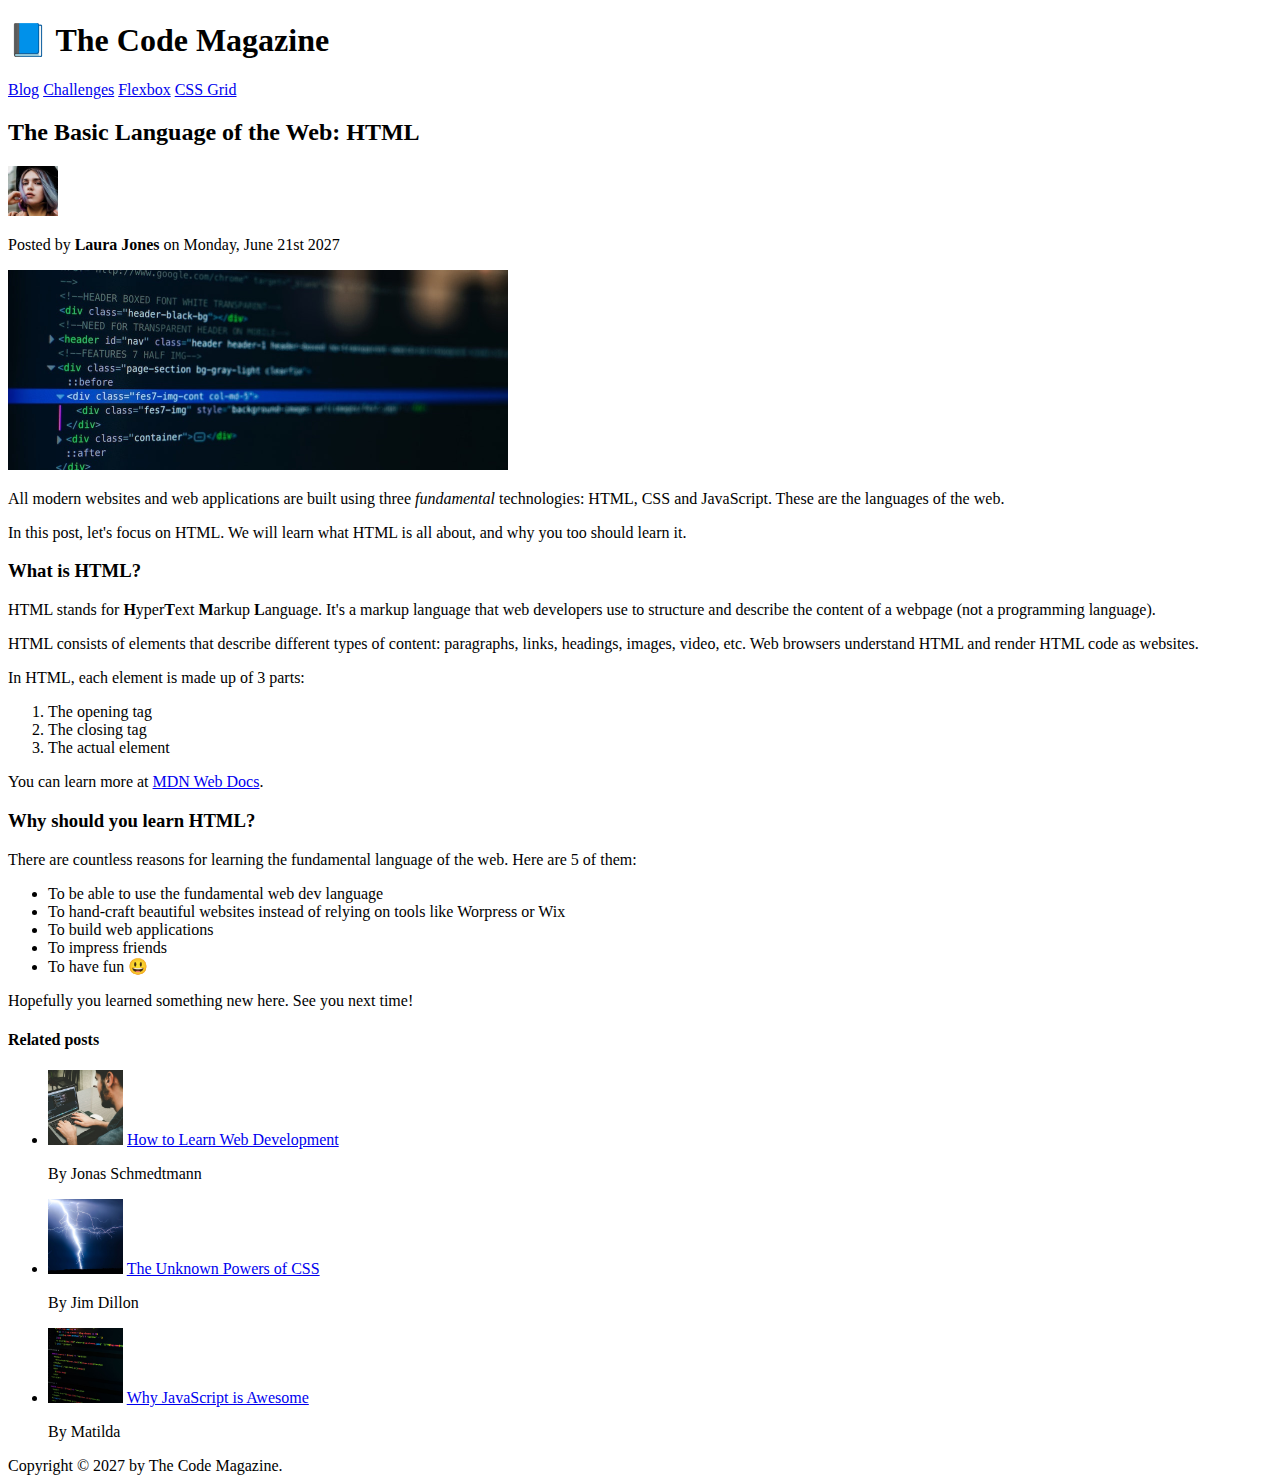
<file: html-css-course-master/html-css-course-master/final/02-HTML-Fundamentals/index.html>
<!DOCTYPE html>
<html lang="en">
  <head>
    <meta charset="UTF-8" />
    <title>The Basic Language of the Web: HTML</title>
  </head>

  <body>
    <!--
    <h1>The Basic Language of the Web: HTML</h1>
    <h2>The Basic Language of the Web: HTML</h2>
    <h3>The Basic Language of the Web: HTML</h3>
    <h4>The Basic Language of the Web: HTML</h4>
    <h5>The Basic Language of the Web: HTML</h5>
    <h6>The Basic Language of the Web: HTML</h6>
    -->

    <header>
      <h1>📘 The Code Magazine</h1>

      <nav>
        <a href="blog.html">Blog</a>
        <a href="#">Challenges</a>
        <a href="#">Flexbox</a>
        <a href="#">CSS Grid</a>
      </nav>
    </header>

    <article>
      <header>
        <h2>The Basic Language of the Web: HTML</h2>

        <img
          src="img/laura-jones.jpg"
          alt="Headshot of Laura Jones"
          height="50"
          width="50"
        />

        <p>Posted by <strong>Laura Jones</strong> on Monday, June 21st 2027</p>

        <img
          src="img/post-img.jpg"
          alt="HTML code on a screen"
          width="500"
          height="200"
        />
      </header>

      <p>
        All modern websites and web applications are built using three
        <em>fundamental</em>
        technologies: HTML, CSS and JavaScript. These are the languages of the
        web.
      </p>

      <p>
        In this post, let's focus on HTML. We will learn what HTML is all about,
        and why you too should learn it.
      </p>

      <h3>What is HTML?</h3>
      <p>
        HTML stands for <strong>H</strong>yper<strong>T</strong>ext
        <strong>M</strong>arkup <strong>L</strong>anguage. It's a markup
        language that web developers use to structure and describe the content
        of a webpage (not a programming language).
      </p>
      <p>
        HTML consists of elements that describe different types of content:
        paragraphs, links, headings, images, video, etc. Web browsers understand
        HTML and render HTML code as websites.
      </p>
      <p>In HTML, each element is made up of 3 parts:</p>

      <ol>
        <li>The opening tag</li>
        <li>The closing tag</li>
        <li>The actual element</li>
      </ol>

      <p>
        You can learn more at
        <a
          href="https://developer.mozilla.org/en-US/docs/Web/HTML"
          target="_blank"
          >MDN Web Docs</a
        >.
      </p>

      <h3>Why should you learn HTML?</h3>

      <p>
        There are countless reasons for learning the fundamental language of the
        web. Here are 5 of them:
      </p>

      <ul>
        <li>To be able to use the fundamental web dev language</li>
        <li>
          To hand-craft beautiful websites instead of relying on tools like
          Worpress or Wix
        </li>
        <li>To build web applications</li>
        <li>To impress friends</li>
        <li>To have fun 😃</li>
      </ul>

      <p>Hopefully you learned something new here. See you next time!</p>
    </article>

    <aside>
      <h4>Related posts</h4>

      <ul>
        <li>
          <img
            src="img/related-1.jpg"
            alt="Person programming"
            width="75"
            width="75"
          />
          <a href="#">How to Learn Web Development</a>
          <p>By Jonas Schmedtmann</p>
        </li>
        <li>
          <img src="img/related-2.jpg" alt="Lightning" width="75" heigth="75" />
          <a href="#">The Unknown Powers of CSS</a>
          <p>By Jim Dillon</p>
        </li>
        <li>
          <img
            src="img/related-3.jpg"
            alt="JavaScript code on a screen"
            width="75"
            height="75"
          />
          <a href="#">Why JavaScript is Awesome</a>
          <p>By Matilda</p>
        </li>
      </ul>
    </aside>

    <footer>Copyright &copy; 2027 by The Code Magazine.</footer>
  </body>
</html>
</file>
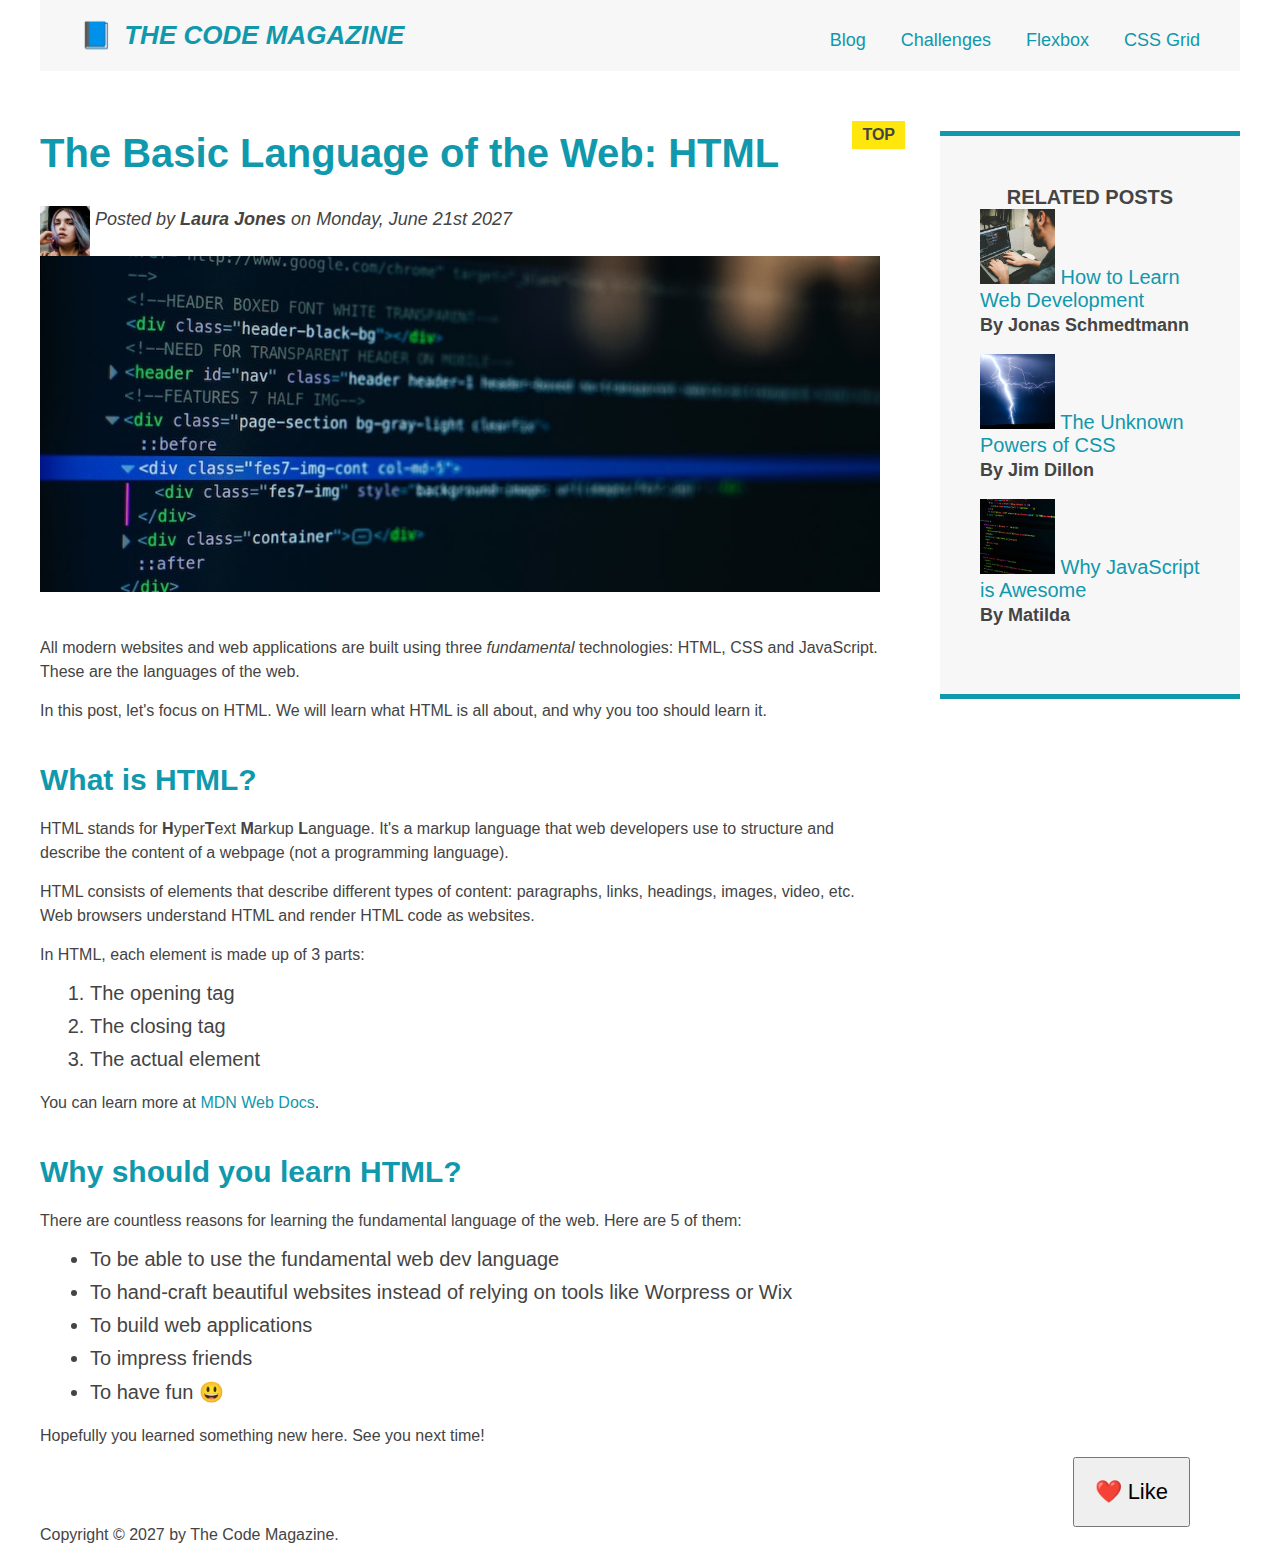
<file: html-css-course-master/html-css-course-master/final/03-CSS-Fundamentals/index.html>
<!DOCTYPE html>
<html lang="en">
  <head>
    <meta charset="UTF-8" />
    <link href="style.css" rel="stylesheet" />

    <title>The Basic Language of the Web: HTML</title>
  </head>

  <body>
    <!--
    <h1>The Basic Language of the Web: HTML</h1>
    <h2>The Basic Language of the Web: HTML</h2>
    <h3>The Basic Language of the Web: HTML</h3>
    <h4>The Basic Language of the Web: HTML</h4>
    <h5>The Basic Language of the Web: HTML</h5>
    <h6>The Basic Language of the Web: HTML</h6>
    -->

    <div class="container">
      <header class="main-header clearfix">
        <h1 class="header--h1">📘 The Code Magazine</h1>

        <nav class="header--nav">
          <!-- <strong>This is the navigation</strong> -->
          <a href="blog.html">Blog</a>
          <a href="Challenge3.html">Challenges</a>
          <a href="#">Flexbox</a>
          <a href="#">CSS Grid</a>
        </nav>
      </header>

      <article class="clearfix">
        <header class="post-header">
          <h2>The Basic Language of the Web: HTML</h2>

          <img
            class="img--author"
            src="img/laura-jones.jpg"
            alt="Headshot of Laura Jones"
            height="50"
            width="50"
          />

          <p class="author">
            Posted by <strong>Laura Jones</strong> on Monday, June 21st 2027
          </p>

          <img
            src="img/post-img.jpg"
            alt="HTML code on a screen"
            width="500"
            height="200"
            class="post-img"
          />
        </header>

        <p>
          All modern websites and web applications are built using three
          <em>fundamental</em>
          technologies: HTML, CSS and JavaScript. These are the languages of the
          web.
        </p>

        <p>
          In this post, let's focus on HTML. We will learn what HTML is all
          about, and why you too should learn it.
        </p>

        <h3>What is HTML?</h3>
        <p>
          HTML stands for <strong>H</strong>yper<strong>T</strong>ext
          <strong>M</strong>arkup <strong>L</strong>anguage. It's a markup
          language that web developers use to structure and describe the content
          of a webpage (not a programming language).
        </p>
        <p>
          HTML consists of elements that describe different types of content:
          paragraphs, links, headings, images, video, etc. Web browsers
          understand HTML and render HTML code as websites.
        </p>
        <p>In HTML, each element is made up of 3 parts:</p>

        <ol>
          <li class="first-li">The opening tag</li>
          <li>The closing tag</li>
          <li>The actual element</li>
        </ol>

        <p>
          You can learn more at
          <a
            href="https://developer.mozilla.org/en-US/docs/Web/HTML"
            target="_blank"
            >MDN Web Docs</a
          >.
        </p>

        <h3>Why should you learn HTML?</h3>

        <p>
          There are countless reasons for learning the fundamental language of
          the web. Here are 5 of them:
        </p>

        <ul>
          <li class="first-li">
            To be able to use the fundamental web dev language
          </li>
          <li>
            To hand-craft beautiful websites instead of relying on tools like
            Worpress or Wix
          </li>
          <li>To build web applications</li>
          <li>To impress friends</li>
          <li>To have fun 😃</li>
        </ul>

        <p>Hopefully you learned something new here. See you next time!</p>
      </article>

      <aside class="clearfix">
        <h4>Related posts</h4>

        <ul class="related">
          <li>
            <img
              src="img/related-1.jpg"
              alt="Person programming"
              width="75"
              height="75"
            />
            <a href="#">How to Learn Web Development</a>
            <p class="related-author">By Jonas Schmedtmann</p>
          </li>
          <li>
            <img
              src="img/related-2.jpg"
              alt="Lightning"
              width="75"
              height="75"
            />
            <a href="#">The Unknown Powers of CSS</a>
            <p class="related-author">By Jim Dillon</p>
          </li>
          <li>
            <img
              src="img/related-3.jpg"
              alt="JavaScript code on a screen"
              width="75"
              height="75"
            />
            <a href="#">Why JavaScript is Awesome</a>
            <p class="related-author">By Matilda</p>
          </li>
        </ul>
      </aside>
      <footer>
        <p id="copyright" class="copyright text">
          Copyright &copy; 2027 by The Code Magazine.
        </p>
      </footer>
      <button>❤️ Like</button>
    </div>
  </body>
</html>
</file>
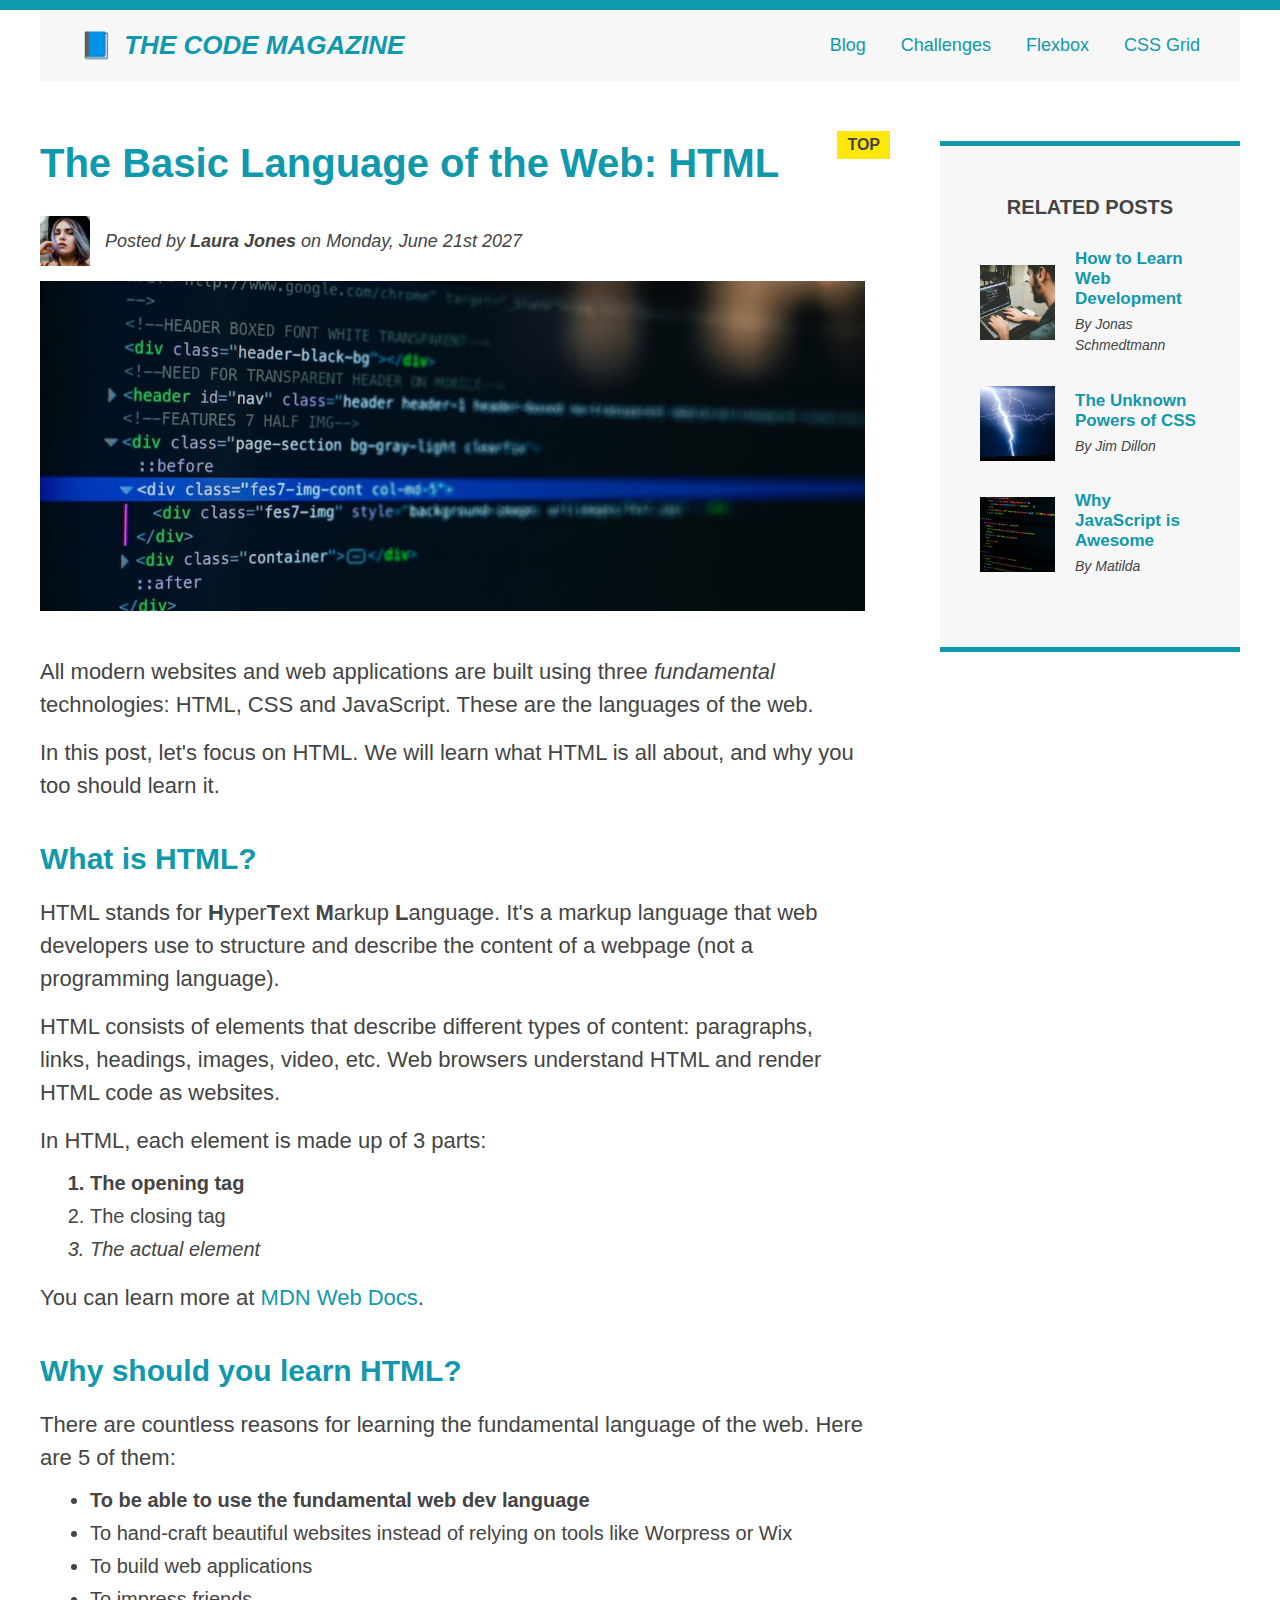
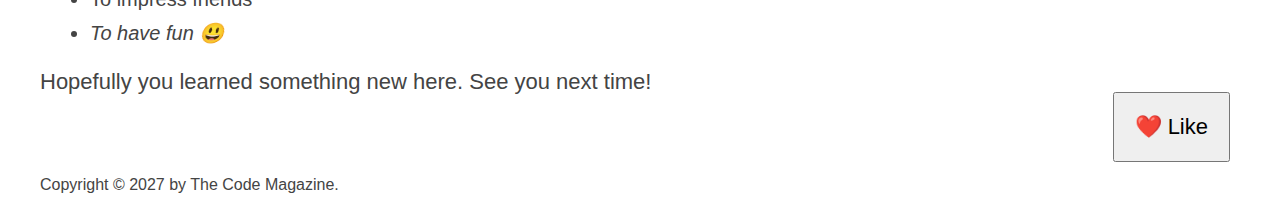
<file: html-css-course-master/html-css-course-master/final/04-CSS-Layouts/index.html>
<!DOCTYPE html>
<html lang="en">
  <head>
    <meta charset="UTF-8" />
    <link href="style.css" rel="stylesheet" />

    <title>The Basic Language of the Web: HTML</title>
  </head>

  <body>
    <!--
    <h1>The Basic Language of the Web: HTML</h1>
    <h2>The Basic Language of the Web: HTML</h2>
    <h3>The Basic Language of the Web: HTML</h3>
    <h4>The Basic Language of the Web: HTML</h4>
    <h5>The Basic Language of the Web: HTML</h5>
    <h6>The Basic Language of the Web: HTML</h6>
    -->

    <div class="container">
      <header class="main-header clearfix">
        <h1>📘 The Code Magazine</h1>

        <nav>
          <!-- <strong>This is the navigation</strong> -->
          <a href="blog.html">Blog</a>
          <a href="">Challenges</a>
          <a href="flexbox.html">Flexbox</a>
          <a href="css-grid.html">CSS Grid</a>
        </nav>

        <!-- <div class="clear"></div> -->
      </header>

      <!-- ONLY NECESSARY FOR FLEXBOX -->
      <!-- <div class="row"> -->
      <article>
        <header class="post-header">
          <h2>The Basic Language of the Web: HTML</h2>

          <div class="author-box">
            <img
              src="img/laura-jones.jpg"
              alt="Headshot of Laura Jones"
              height="50"
              width="50"
              class="author-img"
            />

            <p id="author" class="author">
              Posted by <strong>Laura Jones</strong> on Monday, June 21st 2027
            </p>
          </div>

          <img
            src="img/post-img.jpg"
            alt="HTML code on a screen"
            width="500"
            height="200"
            class="post-img"
          />
          <button>❤️ Like</button>
        </header>

        <p>
          All modern websites and web applications are built using three
          <em>fundamental</em>
          technologies: HTML, CSS and JavaScript. These are the languages of the
          web.
        </p>

        <p>
          In this post, let's focus on HTML. We will learn what HTML is all
          about, and why you too should learn it.
        </p>

        <h3>What is HTML?</h3>
        <p>
          HTML stands for <strong>H</strong>yper<strong>T</strong>ext
          <strong>M</strong>arkup <strong>L</strong>anguage. It's a markup
          language that web developers use to structure and describe the content
          of a webpage (not a programming language).
        </p>
        <p>
          HTML consists of elements that describe different types of content:
          paragraphs, links, headings, images, video, etc. Web browsers
          understand HTML and render HTML code as websites.
        </p>
        <p>In HTML, each element is made up of 3 parts:</p>

        <ol>
          <li class="first-li">The opening tag</li>
          <li>The closing tag</li>
          <li>The actual element</li>
        </ol>

        <p>
          You can learn more at
          <a
            href="https://developer.mozilla.org/en-US/docs/Web/HTML"
            target="_blank"
            >MDN Web Docs</a
          >.
        </p>

        <h3>Why should you learn HTML?</h3>

        <p>
          There are countless reasons for learning the fundamental language of
          the web. Here are 5 of them:
        </p>

        <ul>
          <li class="first-li">
            To be able to use the fundamental web dev language
          </li>
          <li>
            To hand-craft beautiful websites instead of relying on tools like
            Worpress or Wix
          </li>
          <li>To build web applications</li>
          <li>To impress friends</li>
          <li>To have fun 😃</li>
        </ul>

        <p>Hopefully you learned something new here. See you next time!</p>
      </article>

      <aside>
        <h4>Related posts</h4>

        <ul class="related">
          <li class="related-post">
            <img
              src="img/related-1.jpg"
              alt="Person programming"
              width="75"
              height="75"
            />
            <div>
              <a href="#" class="related-link">How to Learn Web Development</a>
              <p class="related-author">By Jonas Schmedtmann</p>
            </div>
          </li>
          <li class="related-post">
            <img
              src="img/related-2.jpg"
              alt="Lightning"
              width="75"
              height="75"
            />
            <div>
              <a href="#" class="related-link">The Unknown Powers of CSS</a>
              <p class="related-author">By Jim Dillon</p>
            </div>
          </li>
          <li class="related-post">
            <img
              src="img/related-3.jpg"
              alt="JavaScript code on a screen"
              width="75"
              height="75"
            />
            <div>
              <a href="#" class="related-link">Why JavaScript is Awesome</a>
              <p class="related-author">By Matilda</p>
            </div>
          </li>
        </ul>
      </aside>
      <!-- </div> -->

      <footer>
        <p id="copyright" class="copyright text">
          Copyright &copy; 2027 by The Code Magazine.
        </p>
      </footer>
    </div>
  </body>
</html>
</file>
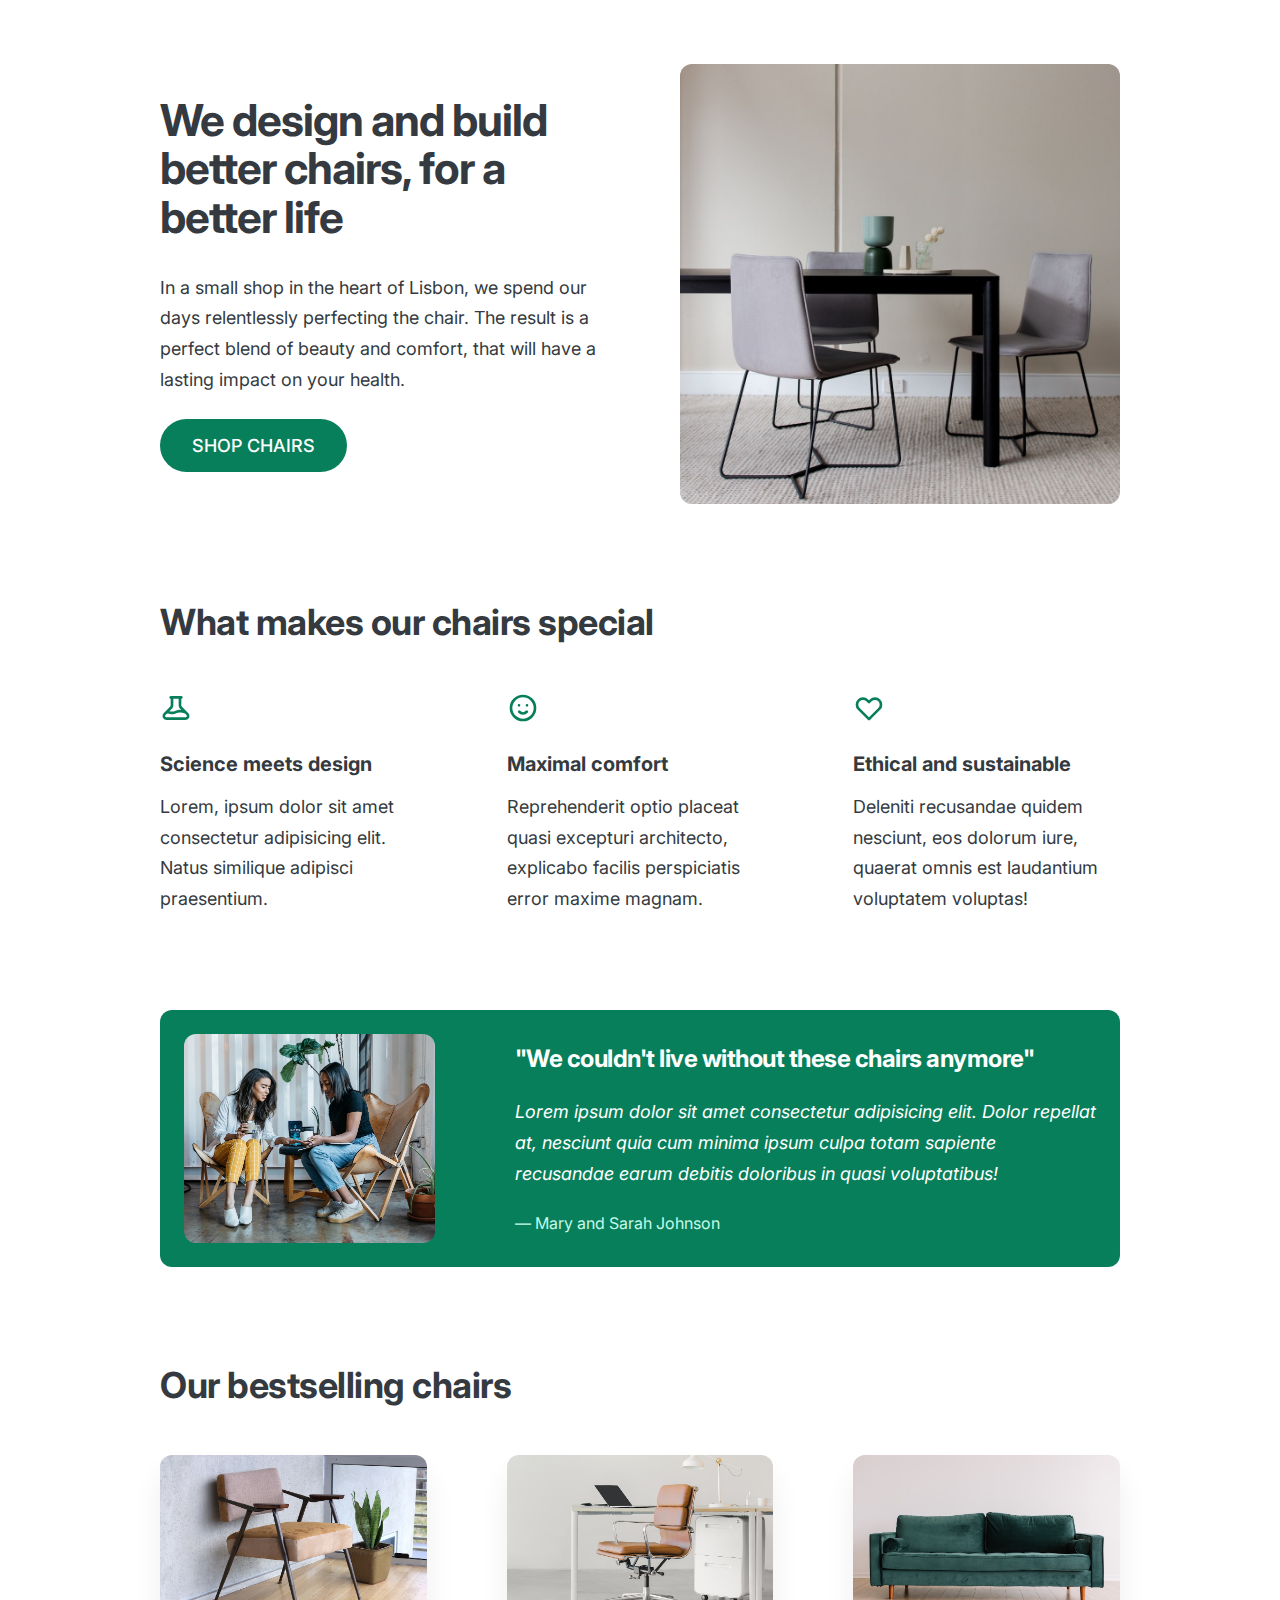
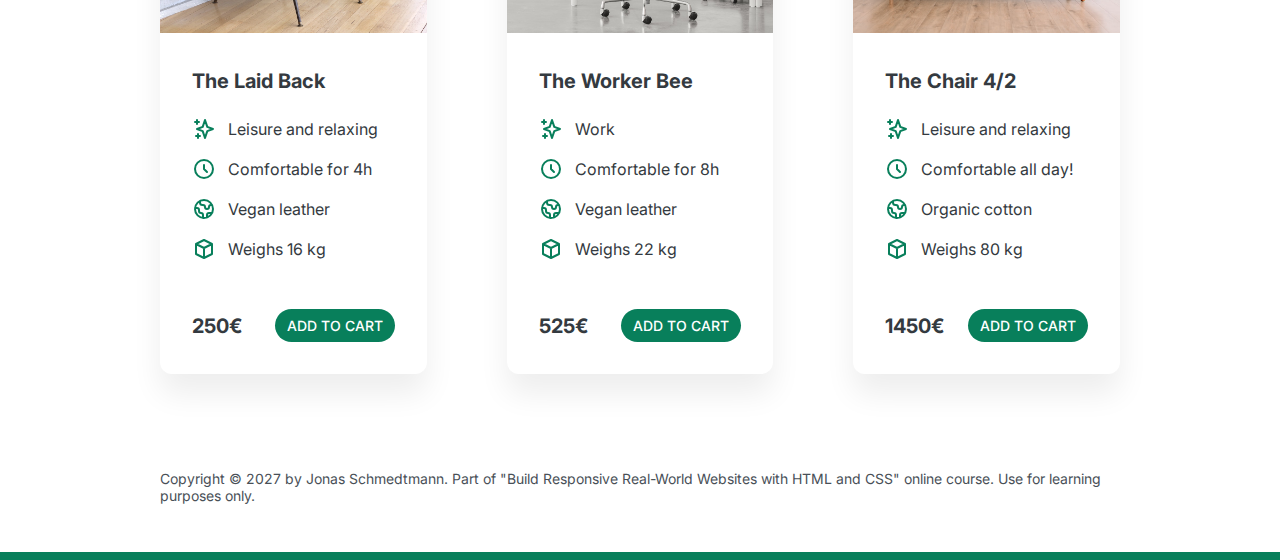
<file: html-css-course-master/html-css-course-master/final/05-Design/index.html>
<!DOCTYPE html>
<html lang="en">
  <head>
    <meta charset="UTF-8" />
    <meta http-equiv="X-UA-Compatible" content="IE=edge" />
    <meta name="viewport" content="width=device-width, initial-scale=1.0" />

    <link rel="preconnect" href="https://fonts.gstatic.com" />
    <link
      href="https://fonts.googleapis.com/css2?family=Inter:wght@400;500;700&display=swap"
      rel="stylesheet"
    />

    <link rel="stylesheet" href="style.css" />
    <title>Lisbon Chair Shop</title>
  </head>
  <body>
    <div class="container">
      <header>
        <div class="header-text-box">
          <h1>We design and build better chairs, for a better life</h1>
          <p class="header-text">
            In a small shop in the heart of Lisbon, we spend our days
            relentlessly perfecting the chair. The result is a perfect blend of
            beauty and comfort, that will have a lasting impact on your health.
          </p>
          <a class="btn btn--big" href="#">Shop chairs</a>
        </div>
        <img src="hero.jpg" alt="Photo" />
      </header>

      <section>
        <h2>What makes our chairs special</h2>
        <div class="grid-3-cols">
          <div>
            <svg
              xmlns="http://www.w3.org/2000/svg"
              class="features-icon"
              fill="none"
              viewBox="0 0 24 24"
              stroke="currentColor"
            >
              <path
                stroke-linecap="round"
                stroke-linejoin="round"
                stroke-width="2"
                d="M19.428 15.428a2 2 0 00-1.022-.547l-2.387-.477a6 6 0 00-3.86.517l-.318.158a6 6 0 01-3.86.517L6.05 15.21a2 2 0 00-1.806.547M8 4h8l-1 1v5.172a2 2 0 00.586 1.414l5 5c1.26 1.26.367 3.414-1.415 3.414H4.828c-1.782 0-2.674-2.154-1.414-3.414l5-5A2 2 0 009 10.172V5L8 4z"
              />
            </svg>
            <p class="features-title"><strong>Science meets design</strong></p>
            <p class="features-text">
              Lorem, ipsum dolor sit amet consectetur adipisicing elit. Natus
              similique adipisci praesentium.
            </p>
          </div>

          <div>
            <svg
              xmlns="http://www.w3.org/2000/svg"
              class="features-icon"
              fill="none"
              viewBox="0 0 24 24"
              stroke="currentColor"
            >
              <path
                stroke-linecap="round"
                stroke-linejoin="round"
                stroke-width="2"
                d="M14.828 14.828a4 4 0 01-5.656 0M9 10h.01M15 10h.01M21 12a9 9 0 11-18 0 9 9 0 0118 0z"
              />
            </svg>
            <p class="features-title">
              <strong>Maximal comfort</strong>
            </p>
            <p class="features-text">
              Reprehenderit optio placeat quasi excepturi architecto, explicabo
              facilis perspiciatis error maxime magnam.
            </p>
          </div>

          <div>
            <svg
              xmlns="http://www.w3.org/2000/svg"
              class="features-icon"
              fill="none"
              viewBox="0 0 24 24"
              stroke="currentColor"
            >
              <path
                stroke-linecap="round"
                stroke-linejoin="round"
                stroke-width="2"
                d="M4.318 6.318a4.5 4.5 0 000 6.364L12 20.364l7.682-7.682a4.5 4.5 0 00-6.364-6.364L12 7.636l-1.318-1.318a4.5 4.5 0 00-6.364 0z"
              />
            </svg>
            <p class="features-title">
              <strong>Ethical and sustainable</strong>
            </p>
            <p class="features-text">
              Deleniti recusandae quidem nesciunt, eos dolorum iure, quaerat
              omnis est laudantium voluptatem voluptas!
            </p>
          </div>
        </div>
      </section>

      <section class="testimonial-section">
        <div class="grid-3-cols">
          <img src="customers.jpg" alt="People sitting on chairs" />
          <div class="testimonial-box">
            <h2>"We couldn't live without these chairs anymore"</h2>
            <blockquote class="testimonial-text">
              Lorem ipsum dolor sit amet consectetur adipisicing elit. Dolor
              repellat at, nesciunt quia cum minima ipsum culpa totam sapiente
              recusandae earum debitis doloribus in quasi voluptatibus!
            </blockquote>
            <p class="testimonial-author">&mdash; Mary and Sarah Johnson</p>
          </div>
        </div>
      </section>

      <section>
        <h2>Our bestselling chairs</h2>
        <div class="grid-3-cols">
          <figure class="chair">
            <img src="chair-1.jpg" alt="Chair" />
            <div class="chair-box">
              <h3>The Laid Back</h3>
              <ul class="chair-details">
                <li>
                  <svg
                    xmlns="http://www.w3.org/2000/svg"
                    class="chair-icon"
                    fill="none"
                    viewBox="0 0 24 24"
                    stroke="currentColor"
                  >
                    <path
                      stroke-linecap="round"
                      stroke-linejoin="round"
                      stroke-width="2"
                      d="M5 3v4M3 5h4M6 17v4m-2-2h4m5-16l2.286 6.857L21 12l-5.714 2.143L13 21l-2.286-6.857L5 12l5.714-2.143L13 3z"
                    />
                  </svg>
                  <!-- Span is a generic INLINE text element, it doesn't have any meaning. It's like a div element, but inline -->
                  <span>Leisure and relaxing</span>
                </li>
                <li>
                  <svg
                    xmlns="http://www.w3.org/2000/svg"
                    class="chair-icon"
                    fill="none"
                    viewBox="0 0 24 24"
                    stroke="currentColor"
                  >
                    <path
                      stroke-linecap="round"
                      stroke-linejoin="round"
                      stroke-width="2"
                      d="M12 8v4l3 3m6-3a9 9 0 11-18 0 9 9 0 0118 0z"
                    />
                  </svg>
                  <span>Comfortable for 4h</span>
                </li>
                <li>
                  <svg
                    xmlns="http://www.w3.org/2000/svg"
                    class="chair-icon"
                    fill="none"
                    viewBox="0 0 24 24"
                    stroke="currentColor"
                  >
                    <path
                      stroke-linecap="round"
                      stroke-linejoin="round"
                      stroke-width="2"
                      d="M3.055 11H5a2 2 0 012 2v1a2 2 0 002 2 2 2 0 012 2v2.945M8 3.935V5.5A2.5 2.5 0 0010.5 8h.5a2 2 0 012 2 2 2 0 104 0 2 2 0 012-2h1.064M15 20.488V18a2 2 0 012-2h3.064M21 12a9 9 0 11-18 0 9 9 0 0118 0z"
                    />
                  </svg>
                  <span>Vegan leather</span>
                </li>
                <li>
                  <svg
                    xmlns="http://www.w3.org/2000/svg"
                    class="chair-icon"
                    fill="none"
                    viewBox="0 0 24 24"
                    stroke="currentColor"
                  >
                    <path
                      stroke-linecap="round"
                      stroke-linejoin="round"
                      stroke-width="2"
                      d="M20 7l-8-4-8 4m16 0l-8 4m8-4v10l-8 4m0-10L4 7m8 4v10M4 7v10l8 4"
                    />
                  </svg>
                  <span>Weighs 16 kg</span>
                </li>
              </ul>
              <div class="chair-price">
                <strong>250€</strong>
                <a href="#" class="btn btn--small">Add to cart</a>
              </div>
            </div>
          </figure>

          <figure class="chair">
            <img src="chair-2.jpg" alt="Chair" />
            <div class="chair-box">
              <h3>The Worker Bee</h3>
              <ul class="chair-details">
                <li>
                  <svg
                    xmlns="http://www.w3.org/2000/svg"
                    class="chair-icon"
                    fill="none"
                    viewBox="0 0 24 24"
                    stroke="currentColor"
                  >
                    <path
                      stroke-linecap="round"
                      stroke-linejoin="round"
                      stroke-width="2"
                      d="M5 3v4M3 5h4M6 17v4m-2-2h4m5-16l2.286 6.857L21 12l-5.714 2.143L13 21l-2.286-6.857L5 12l5.714-2.143L13 3z"
                    />
                  </svg>
                  <span>Work</span>
                </li>
                <li>
                  <svg
                    xmlns="http://www.w3.org/2000/svg"
                    class="chair-icon"
                    fill="none"
                    viewBox="0 0 24 24"
                    stroke="currentColor"
                  >
                    <path
                      stroke-linecap="round"
                      stroke-linejoin="round"
                      stroke-width="2"
                      d="M12 8v4l3 3m6-3a9 9 0 11-18 0 9 9 0 0118 0z"
                    />
                  </svg>
                  <span>Comfortable for 8h</span>
                </li>
                <li>
                  <svg
                    xmlns="http://www.w3.org/2000/svg"
                    class="chair-icon"
                    fill="none"
                    viewBox="0 0 24 24"
                    stroke="currentColor"
                  >
                    <path
                      stroke-linecap="round"
                      stroke-linejoin="round"
                      stroke-width="2"
                      d="M3.055 11H5a2 2 0 012 2v1a2 2 0 002 2 2 2 0 012 2v2.945M8 3.935V5.5A2.5 2.5 0 0010.5 8h.5a2 2 0 012 2 2 2 0 104 0 2 2 0 012-2h1.064M15 20.488V18a2 2 0 012-2h3.064M21 12a9 9 0 11-18 0 9 9 0 0118 0z"
                    />
                  </svg>
                  <span>Vegan leather</span>
                </li>
                <li>
                  <svg
                    xmlns="http://www.w3.org/2000/svg"
                    class="chair-icon"
                    fill="none"
                    viewBox="0 0 24 24"
                    stroke="currentColor"
                  >
                    <path
                      stroke-linecap="round"
                      stroke-linejoin="round"
                      stroke-width="2"
                      d="M20 7l-8-4-8 4m16 0l-8 4m8-4v10l-8 4m0-10L4 7m8 4v10M4 7v10l8 4"
                    />
                  </svg>
                  <span>Weighs 22 kg</span>
                </li>
              </ul>
              <div class="chair-price">
                <strong>525€</strong>
                <a href="#" class="btn btn--small">Add to cart</a>
              </div>
            </div>
          </figure>

          <figure class="chair">
            <img src="chair-3.jpg" alt="Chair" />
            <div class="chair-box">
              <h3>The Chair 4/2</h3>
              <ul class="chair-details">
                <li>
                  <svg
                    xmlns="http://www.w3.org/2000/svg"
                    class="chair-icon"
                    fill="none"
                    viewBox="0 0 24 24"
                    stroke="currentColor"
                  >
                    <path
                      stroke-linecap="round"
                      stroke-linejoin="round"
                      stroke-width="2"
                      d="M5 3v4M3 5h4M6 17v4m-2-2h4m5-16l2.286 6.857L21 12l-5.714 2.143L13 21l-2.286-6.857L5 12l5.714-2.143L13 3z"
                    />
                  </svg>
                  <span>Leisure and relaxing</span>
                </li>
                <li>
                  <svg
                    xmlns="http://www.w3.org/2000/svg"
                    class="chair-icon"
                    fill="none"
                    viewBox="0 0 24 24"
                    stroke="currentColor"
                  >
                    <path
                      stroke-linecap="round"
                      stroke-linejoin="round"
                      stroke-width="2"
                      d="M12 8v4l3 3m6-3a9 9 0 11-18 0 9 9 0 0118 0z"
                    />
                  </svg>
                  <span>Comfortable all day!</span>
                </li>
                <li>
                  <svg
                    xmlns="http://www.w3.org/2000/svg"
                    class="chair-icon"
                    fill="none"
                    viewBox="0 0 24 24"
                    stroke="currentColor"
                  >
                    <path
                      stroke-linecap="round"
                      stroke-linejoin="round"
                      stroke-width="2"
                      d="M3.055 11H5a2 2 0 012 2v1a2 2 0 002 2 2 2 0 012 2v2.945M8 3.935V5.5A2.5 2.5 0 0010.5 8h.5a2 2 0 012 2 2 2 0 104 0 2 2 0 012-2h1.064M15 20.488V18a2 2 0 012-2h3.064M21 12a9 9 0 11-18 0 9 9 0 0118 0z"
                    />
                  </svg>
                  <span>Organic cotton</span>
                </li>
                <li>
                  <svg
                    xmlns="http://www.w3.org/2000/svg"
                    class="chair-icon"
                    fill="none"
                    viewBox="0 0 24 24"
                    stroke="currentColor"
                  >
                    <path
                      stroke-linecap="round"
                      stroke-linejoin="round"
                      stroke-width="2"
                      d="M20 7l-8-4-8 4m16 0l-8 4m8-4v10l-8 4m0-10L4 7m8 4v10M4 7v10l8 4"
                    />
                  </svg>
                  <span>Weighs 80 kg</span>
                </li>
              </ul>
              <div class="chair-price">
                <strong>1450€</strong>
                <a href="#" class="btn btn--small">Add to cart</a>
              </div>
            </div>
          </figure>
        </div>
      </section>

      <footer>
        Copyright &copy; 2027 by Jonas Schmedtmann. Part of "Build Responsive
        Real-World Websites with HTML and CSS" online course. Use for learning
        purposes only.
      </footer>
    </div>
  </body>
</html>
</file>
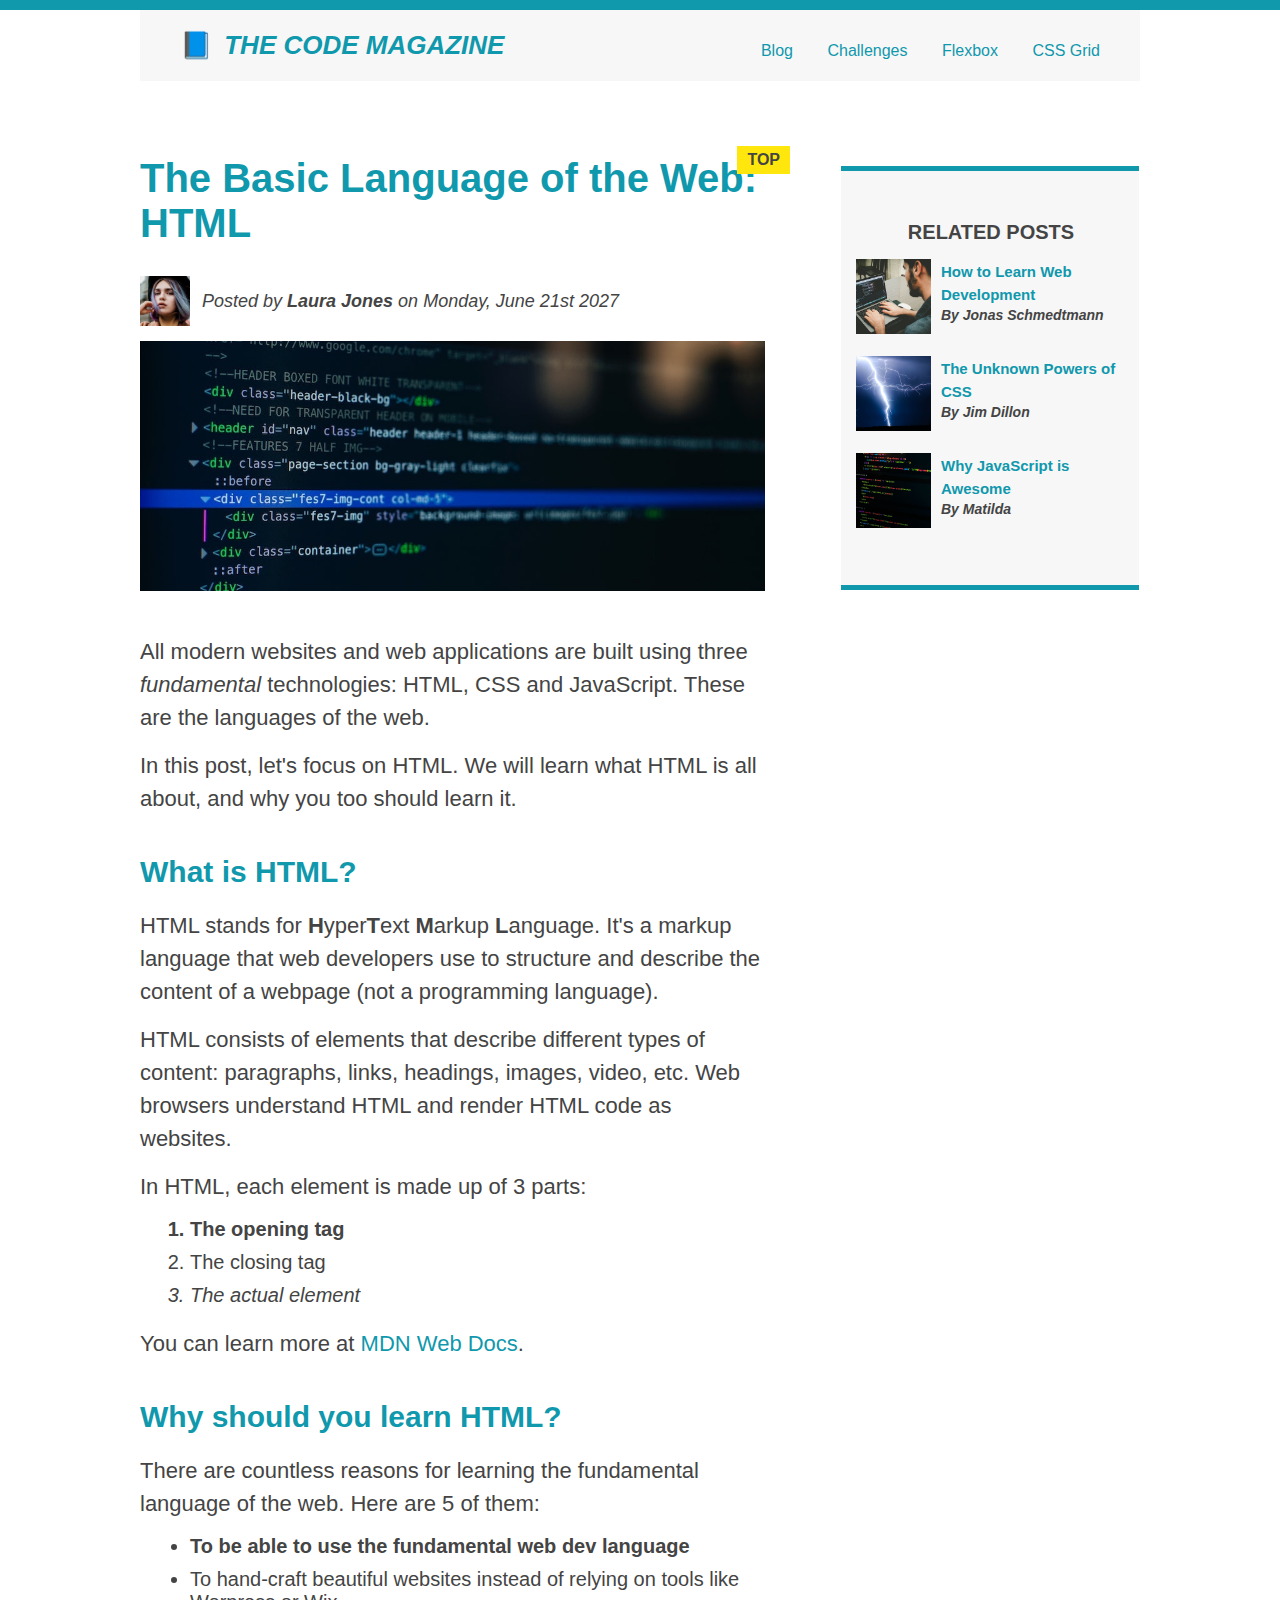
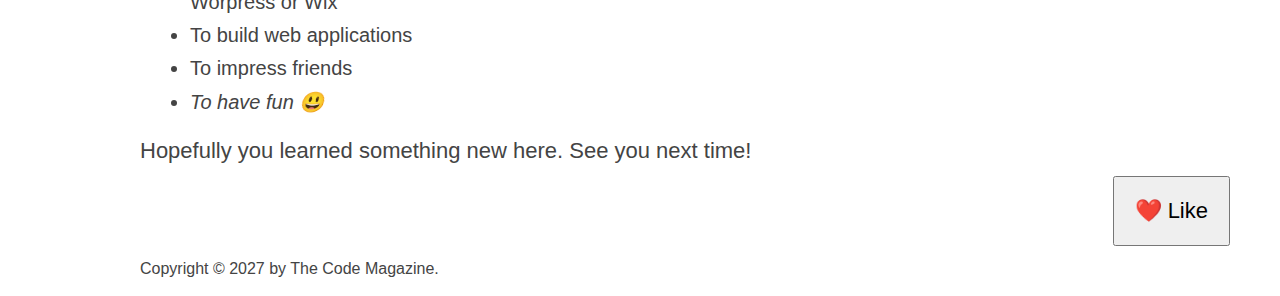
<file: html-css-course-master/html-css-course-master/starter/04-CSS-Layouts/index.html>
<!DOCTYPE html>
<html lang="en">
  <head>
    <meta charset="UTF-8" />
    <link href="style.css" rel="stylesheet" />

    <title>The Basic Language of the Web: HTML</title>
  </head>

  <body>
    <!--
    <h1>The Basic Language of the Web: HTML</h1>
    <h2>The Basic Language of the Web: HTML</h2>
    <h3>The Basic Language of the Web: HTML</h3>
    <h4>The Basic Language of the Web: HTML</h4>
    <h5>The Basic Language of the Web: HTML</h5>
    <h6>The Basic Language of the Web: HTML</h6>
    -->

    <div class="container">
      <header class="main-header">
        <h1>📘 The Code Magazine</h1>

        <nav>
          <!-- <strong>This is the navigation</strong> -->
          <a href="blog.html">Blog</a>
          <a href="#">Challenges</a>
          <a href="#">Flexbox</a>
          <a href="#">CSS Grid</a>
        </nav>
      </header>

      <article class="article">
        <div>
          <header class="post-header">
            <h2>The Basic Language of the Web: HTML</h2>
            <div class="author">
              <img
                src="img/laura-jones.jpg"
                alt="Headshot of Laura Jones"
                height="50"
                width="50"
              />

              <p id="author">
                Posted by <strong>Laura Jones</strong> on Monday, June 21st 2027
              </p>
            </div>
            <img
              src="img/post-img.jpg"
              alt="HTML code on a screen"
              width="500"
              height="200"
              class="post-img"
            />
            <button>❤️ Like</button>
          </header>

          <p>
            All modern websites and web applications are built using three
            <em>fundamental</em>
            technologies: HTML, CSS and JavaScript. These are the languages of
            the web.
          </p>

          <p>
            In this post, let's focus on HTML. We will learn what HTML is all
            about, and why you too should learn it.
          </p>

          <h3>What is HTML?</h3>
          <p>
            HTML stands for <strong>H</strong>yper<strong>T</strong>ext
            <strong>M</strong>arkup <strong>L</strong>anguage. It's a markup
            language that web developers use to structure and describe the
            content of a webpage (not a programming language).
          </p>
          <p>
            HTML consists of elements that describe different types of content:
            paragraphs, links, headings, images, video, etc. Web browsers
            understand HTML and render HTML code as websites.
          </p>
          <p>In HTML, each element is made up of 3 parts:</p>

          <ol>
            <li class="first-li">The opening tag</li>
            <li>The closing tag</li>
            <li>The actual element</li>
          </ol>

          <p>
            You can learn more at
            <a
              href="https://developer.mozilla.org/en-US/docs/Web/HTML"
              target="_blank"
              >MDN Web Docs</a
            >.
          </p>

          <h3>Why should you learn HTML?</h3>

          <p>
            There are countless reasons for learning the fundamental language of
            the web. Here are 5 of them:
          </p>

          <ul>
            <li class="first-li">
              To be able to use the fundamental web dev language
            </li>
            <li>
              To hand-craft beautiful websites instead of relying on tools like
              Worpress or Wix
            </li>
            <li>To build web applications</li>
            <li>To impress friends</li>
            <li>To have fun 😃</li>
          </ul>

          <p>Hopefully you learned something new here. See you next time!</p>
        </div>
      </article>
      <aside class="related">
        <div class="related-content">
          <h4>Related posts</h4>

          <ul class="related-list">
            <li class="related-li">
              <img
                class="related-img"
                src="img/related-1.jpg"
                alt="Person programming"
                width="75"
                height="75"
              />
              <div class="related-link">
                <a href="#" class="related-anc">How to Learn Web Development</a>
                <p class="related-author">By Jonas Schmedtmann</p>
              </div>
            </li>
            <li class="related-li">
              <img
                class="related-img"
                src="img/related-2.jpg"
                alt="Lightning"
                width="75"
                height="75"
              />
              <div class="related-link">
                <a href="#" class="related-anc">The Unknown Powers of CSS</a>
                <p class="related-author">By Jim Dillon</p>
              </div>
            </li>
            <li class="related-li">
              <img
                class="related-img"
                src="img/related-3.jpg"
                alt="JavaScript code on a screen"
                width="75"
                height="75"
              />
              <div class="related-link">
                <a href="#" class="related-anc">Why JavaScript is Awesome</a>
                <p class="related-author">By Matilda</p>
              </div>
            </li>
          </ul>
        </div>
      </aside>
      <footer>
        <p id="copyright" class="copyright text">
          Copyright &copy; 2027 by The Code Magazine.
        </p>
      </footer>
    </div>
  </body>
</html>
</file>
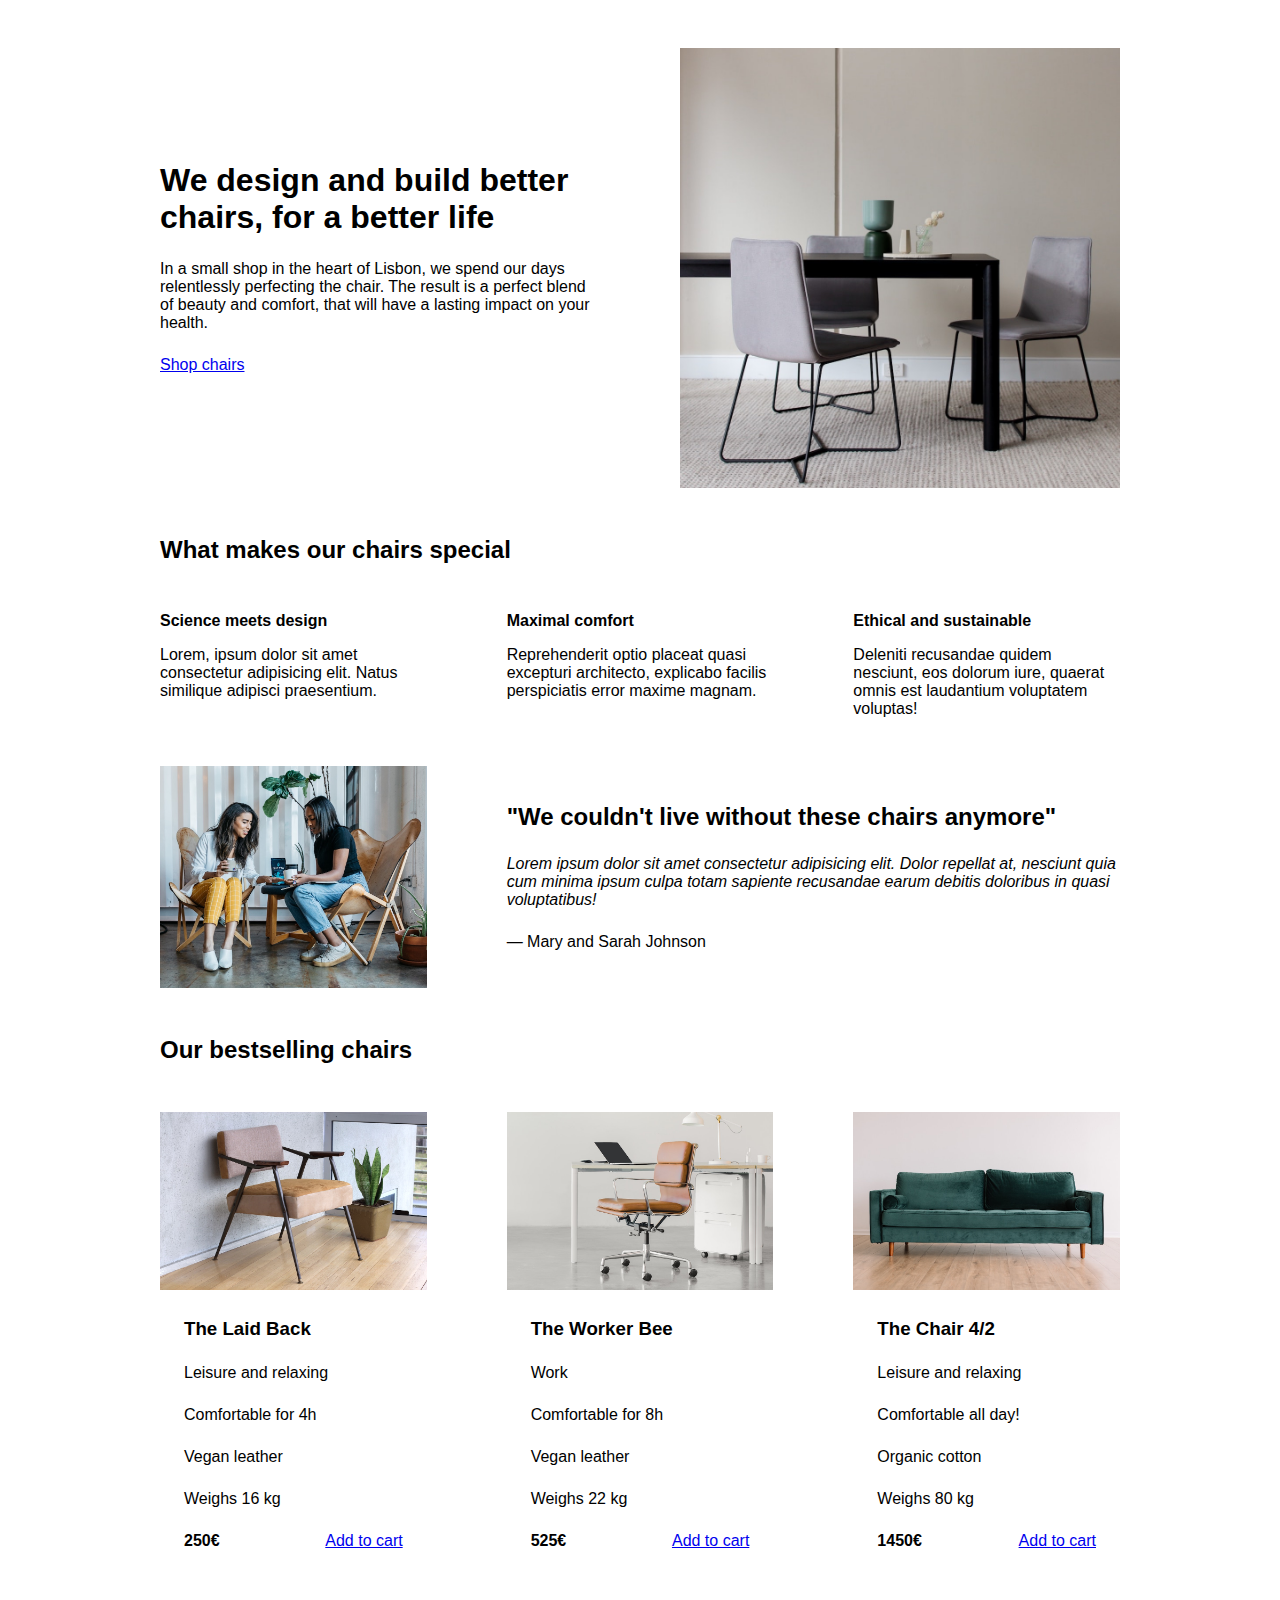
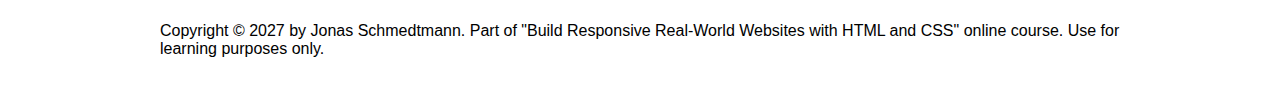
<file: html-css-course-master/html-css-course-master/starter/05-Design/index.html>
<!DOCTYPE html>
<html lang="en">
  <head>
    <meta charset="UTF-8" />
    <meta http-equiv="X-UA-Compatible" content="IE=edge" />
    <meta name="viewport" content="width=device-width, initial-scale=1.0" />

    <link rel="stylesheet" href="style.css" />
    <title>Lisbon Chair Shop</title>
  </head>
  <body>
    <div class="container">
      <header>
        <div class="header-text-box">
          <h1>We design and build better chairs, for a better life</h1>
          <p class="header-text">
            In a small shop in the heart of Lisbon, we spend our days
            relentlessly perfecting the chair. The result is a perfect blend of
            beauty and comfort, that will have a lasting impact on your health.
          </p>
          <a class="btn btn--big" href="#">Shop chairs</a>
        </div>
        <img src="hero.jpg" alt="Photo" />
      </header>

      <section>
        <h2>What makes our chairs special</h2>
        <div class="grid-3-cols">
          <div>
            <p class="features-title"><strong>Science meets design</strong></p>
            <p class="features-text">
              Lorem, ipsum dolor sit amet consectetur adipisicing elit. Natus
              similique adipisci praesentium.
            </p>
          </div>

          <div>
            <p class="features-title">
              <strong>Maximal comfort</strong>
            </p>
            <p class="features-text">
              Reprehenderit optio placeat quasi excepturi architecto, explicabo
              facilis perspiciatis error maxime magnam.
            </p>
          </div>

          <div>
            <p class="features-title">
              <strong>Ethical and sustainable</strong>
            </p>
            <p class="features-text">
              Deleniti recusandae quidem nesciunt, eos dolorum iure, quaerat
              omnis est laudantium voluptatem voluptas!
            </p>
          </div>
        </div>
      </section>

      <section class="testimonial-section">
        <div class="grid-3-cols">
          <img src="customers.jpg" alt="People sitting on chairs" />
          <div class="testimonial-box">
            <h2>"We couldn't live without these chairs anymore"</h2>
            <blockquote class="testimonial-text">
              Lorem ipsum dolor sit amet consectetur adipisicing elit. Dolor
              repellat at, nesciunt quia cum minima ipsum culpa totam sapiente
              recusandae earum debitis doloribus in quasi voluptatibus!
            </blockquote>
            <p class="testimonial-author">&mdash; Mary and Sarah Johnson</p>
          </div>
        </div>
      </section>

      <section>
        <h2>Our bestselling chairs</h2>
        <div class="grid-3-cols">
          <figure class="chair">
            <img src="chair-1.jpg" alt="Chair" />
            <div class="chair-box">
              <h3>The Laid Back</h3>
              <ul class="chair-details">
                <li>
                  <!-- Span is a generic INLINE text element, it doesn't have any meaning. It's like a div element, but inline -->
                  <span>Leisure and relaxing</span>
                </li>
                <li>
                  <span>Comfortable for 4h</span>
                </li>
                <li>
                  <span>Vegan leather</span>
                </li>
                <li>
                  <span>Weighs 16 kg</span>
                </li>
              </ul>
              <div class="chair-price">
                <strong>250€</strong>
                <a href="#" class="btn btn--small">Add to cart</a>
              </div>
            </div>
          </figure>

          <figure class="chair">
            <img src="chair-2.jpg" alt="Chair" />
            <div class="chair-box">
              <h3>The Worker Bee</h3>
              <ul class="chair-details">
                <li>
                  <span>Work</span>
                </li>
                <li>
                  <span>Comfortable for 8h</span>
                </li>
                <li>
                  <span>Vegan leather</span>
                </li>
                <li>
                  <span>Weighs 22 kg</span>
                </li>
              </ul>
              <div class="chair-price">
                <strong>525€</strong>
                <a href="#" class="btn btn--small">Add to cart</a>
              </div>
            </div>
          </figure>

          <figure class="chair">
            <img src="chair-3.jpg" alt="Chair" />
            <div class="chair-box">
              <h3>The Chair 4/2</h3>
              <ul class="chair-details">
                <li>
                  <span>Leisure and relaxing</span>
                </li>
                <li>
                  <span>Comfortable all day!</span>
                </li>
                <li>
                  <span>Organic cotton</span>
                </li>
                <li>
                  <span>Weighs 80 kg</span>
                </li>
              </ul>
              <div class="chair-price">
                <strong>1450€</strong>
                <a href="#" class="btn btn--small">Add to cart</a>
              </div>
            </div>
          </figure>
        </div>
      </section>

      <footer>
        Copyright &copy; 2027 by Jonas Schmedtmann. Part of "Build Responsive
        Real-World Websites with HTML and CSS" online course. Use for learning
        purposes only.
      </footer>
    </div>
  </body>
</html>
</file>
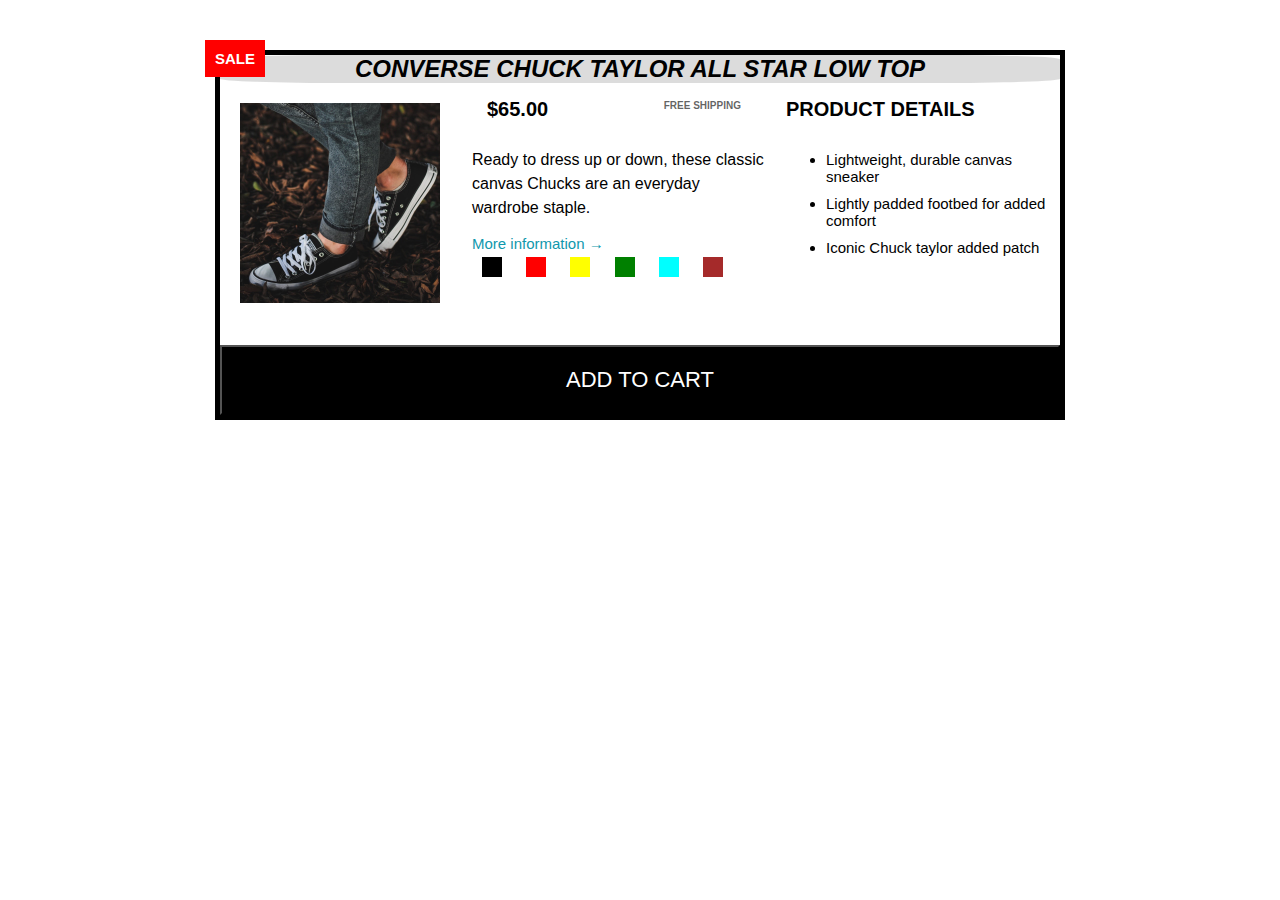
<file: html-css-course-master/html-css-course-master/final/03-CSS-Fundamentals/Challenge3.html>
<!DOCTYPE html>
<html>
  <head>
    <link rel="stylesheet" href="style.css" />
    <meta charset="UTF-8" />
  </head>

  <body>
    <div class="challenge--container">
      <h1 class="challenge--title">converse chuck taylor all star low top</h1>
      <header class="challenge--header">
        <img class="challenge--image" src="./img/challenges.jpg" alt="" />
      </header>
      <article>
        <div class="container--price clearfix">
          <div class="pricing">
            <h4 class="price">$65.00</h4>
            <p class="shipping">FREE SHIPPING</p>
          </div>
          <div></div>
          <p class="challenge--article clearfix">
            Ready to dress up or down, these classic canvas Chucks are an
            everyday wardrobe staple.
          </p>
          <a class="challenge--anchor" href="#">More information &rarr;</a>

          <div>
            <div class="square--1"></div>
            <div class="square--2"></div>
            <div class="square--3"></div>
            <div class="square--4"></div>
            <div class="square--5"></div>
            <div class="square--6"></div>
          </div>
        </div>
        <div class="details clearfix">
          <h4>PRODUCT DETAILS</h4>
          <ul>
            <li>Lightweight, durable canvas sneaker</li>
            <li>Lightly padded footbed for added comfort</li>
            <li>Iconic Chuck taylor added patch</li>
          </ul>
        </div>
      </article>
      <button class="challenge--btn">add to cart</button>
    </div>
  </body>
</html>
</file>
<file: html-css-course-master/html-css-course-master/final/03-CSS-Fundamentals/style.css>
* {
  /* border-top: 10px solid #1098ad; */
  margin: 0;
  padding: 0;
  box-sizing: border-box;
}

/* PAGE SECTIONS */
body {
  color: #444;
  font-family: sans-serif;

  /* border-top: 10px solid #1098ad; */
  position: relative;
}

.container {
  width: 1200px;
  /* margin-left: auto;
  margin-right: auto; */
  margin: 0 auto;
  position: relative;
}

.main-header {
  background-color: #f7f7f7;
  /* padding: 20px;
  padding-left: 40px;
  padding-right: 40px; */
  padding: 20px 40px;
  margin-bottom: 60px;
  /* height: 80px; */
}

nav {
  font-size: 18px;
  /* text-align: center; */
}

article {
  margin-bottom: 60px;
  width: 70%;
  float: left;
}

.post-header {
  margin-bottom: 40px;
  /* position: relative; */
}

aside {
  display: block;
  background-color: #f7f7f7;
  border-top: 5px solid #1098ad;
  border-bottom: 5px solid #1098ad;
  /* padding-top: 50px;
  padding-bottom: 50px; */
  padding: 50px 0;
  width: 25%;
  float: right;
}

/* SMALLER ELEMENTS */
h1,
h2,
h3 {
  color: #1098ad;
}

h1 {
  font-size: 26px;
  text-transform: uppercase;
  font-style: italic;
}

h2 {
  font-size: 40px;
  margin-bottom: 30px;
}

h3 {
  font-size: 30px;
  margin-bottom: 20px;
  margin-top: 40px;
}

h4 {
  font-size: 20px;
  text-transform: uppercase;
  text-align: center;
}

p {
  font-size: 22px;
  line-height: 1.5;
  margin-bottom: 15px;
}

ul,
ol {
  margin-left: 50px;
  margin-bottom: 20px;
}

li {
  font-size: 20px;
  margin-bottom: 10px;
  /* display: inline; */
}

li:last-child {
  margin-bottom: 0;
}

/* footer p {
  font-size: 16px;
} */

/* article header p {
  font-style: italic;
} */

.author {
  font-style: italic;
  font-size: 18px;
}

#copyright {
  font-size: 16px;
}

.related-author {
  font-size: 18px;
  font-weight: bold;
}

/* ul {
  list-style: none;
} */

.related {
  padding: 0 40px;
  list-style: none;
  margin: 0;
}

/* body {
  /* background-color: orangered; */

/* .first-li {
  font-weight: bold;
} */

/* li:first-child {
  font-weight: bold;
} */

/* li:last-child {
  font-style: italic;
} */

/* li:nth-child(even) {
  /* color: red; 
} */

/* Misconception: this won't work! */
article p:first-child {
  color: red;
}

/* Styling links */
a:link {
  color: #1098ad;
  text-decoration: none;
}

a:visited {
  /* color: #777; */
  color: #1098ad;
}

a:hover {
  color: orangered;
  font-weight: bold;
  text-decoration: underline orangered;
}

a:active {
  background-color: black;
  font-style: italic;
}
/* LVHA */

.post-img {
  width: 100%;
  height: auto;
}

nav a:link {
  /* background-color: orangered;
  margin: 20px;
  padding: 20px;

  display: block; */

  margin-right: 30px;
  margin-top: 10px;
  display: inline-block;
}

nav a:link:last-child {
  margin-right: 0;
}

button {
  font-size: 22px;
  padding: 20px;
  cursor: pointer;

  position: absolute;
  /* top: 50px;
  left: 50px; */
  bottom: 20px;
  right: 50px;
  display: block;
  clear: both;
}

h1::first-letter {
  font-style: normal;
  margin-right: 5px;
}

/* h3 + p::first-line {
  /* color: red; 
} */

h2 {
  /* background-color: orange; */
  position: relative;
}

h2::before {
  content: "TOP";
  background-color: #ffe70e;
  color: #444;
  font-size: 16px;
  font-weight: bold;
  display: inline-block;
  padding: 5px 10px;
  position: absolute;
  top: -10px;
  right: -25px;
}

/* Resolving conflicts */
/* #copyright {
  color: red;
}

.copyright {
  color: blue;
}

.text {
  color: yellow;
}


footer p {
  color: green !important;
} */

/* nav a:link,
nav p {
  font-size: 18px;
} */

footer {
  clear: both;
}

.challenge--container {
  margin-left: auto;
  margin-right: auto;
  margin-top: 50px;
  padding-left: auto;
  padding-right: auto;
  border: black solid 5px;
  color: black;
  font-size: 15px;
  position: relative;
  width: 850px;
}

p {
  font-size: 16px;
}

.challenge--title {
  color: black;
  text-align: center;
  font-size: x-large;
  background-color: #6e6b6b3d;
  border-radius: 15%;
}

.challenge--title::first-letter {
  margin-right: 0px;
  font-style: italic;
}
.challenge--image {
  height: 200px;
  margin: 20px;
  display: block;
  float: left;
}
.challenge--container::before {
  content: "SALE";
  position: absolute;
  font-weight: bold;
  top: -15px;
  background-color: red;
  color: white;
  font-family: sans-serif;
  padding: 10px;
  left: -15px;
}

.challenge--container h4 {
  text-align: left;
  margin-left: 10px;
}

.pricing:first-child {
  color: #1d1d1db4;

  font-size: 10px;
  font-weight: bold;
  margin-left: 5px;
  font-family: sans-serif;
}
.challenge--article:first-child {
  color: #000000;
  font-style: normal;
  text-transform: none;
  font-size: 20px;
}

.challenge--article {
  padding-top: 50px;
}
.challenge--anchor:visited {
  color: #000000;
  display: block;
}
.challenge--anchor:hover {
  text-decoration: underline yellow;
}

.challenge--btn {
  width: 100%;
  position: relative;
  bottom: 0;
  right: 0;
  text-transform: uppercase;
  background-color: #000000;
  color: white;
}

.challenge--btn:hover {
  background-color: white;
  color: #000000;
}

.square--1,
.square--2,
.square--3,
.square--4,
.square--5,
.square--6 {
  padding: 10px;
  margin: 5px 10px;
  display: inline-block;
}

.square--1 {
  background-color: #000000;
}
.square--2 {
  background-color: red;
}
.square--3 {
  background-color: yellow;
}
.square--4 {
  background-color: green;
}
.square--5 {
  background-color: aqua;
}
.square--6 {
  background-color: brown;
}

.clearfix::after {
  display: block;
  clear: both;
  content: "";
}

.header--h1 {
  float: left;
}

.header--nav {
  float: right;
  margin-left: 20px;
}
.img--author {
  float: left;
}
.author {
  float: left;
  padding-left: 5px;
}

.container--price {
  float: left;
  width: 50%;
}
.challenge--header {
  float: left;
  width: 30%;
}

.pricing {
  padding-top: 15px;
  clear: both;
}

.price {
  color: #000000;
  float: left;
  display: block;
}

.shipping {
  display: block;
  float: right;
  font-size: 10px;
  padding-right: 25px;
}
.details {
  padding-left: 10px;
  width: 50%;
  float: left;
  padding-top: 15px;
}

.details h4 {
  padding-bottom: 30px;
}
.details li {
  font-size: 15px;
}
</file>
<file: html-css-course-master/html-css-course-master/final/04-CSS-Layouts/style.css>
* {
  /* border-top: 10px solid #1098ad; */
  margin: 0;
  padding: 0;
  box-sizing: border-box;
}

/* PAGE SECTIONS */
body {
  color: #444;
  font-family: sans-serif;

  border-top: 10px solid #1098ad;
  position: relative;
}

.container {
  width: 1200px;
  /* margin-left: auto;
  margin-right: auto; */
  margin: 0 auto;
}

.main-header {
  background-color: #f7f7f7;
  /* padding: 20px;
  padding-left: 40px;
  padding-right: 40px; */
  padding: 20px 40px;
  /* margin-bottom: 60px; */
  /* height: 80px; */
}

nav {
  font-size: 18px;
  /* text-align: center; */
}

article {
  /* margin-bottom: 60px; */
}

.post-header {
  margin-bottom: 40px;
  /* position: relative; */
}

aside {
  background-color: #f7f7f7;
  border-top: 5px solid #1098ad;
  border-bottom: 5px solid #1098ad;
  padding: 50px 40px;
}

/* SMALLER ELEMENTS */
h1,
h2,
h3 {
  color: #1098ad;
}

h1 {
  font-size: 26px;
  text-transform: uppercase;
  font-style: italic;
}

h2 {
  font-size: 40px;
  margin-bottom: 30px;
}

h3 {
  font-size: 30px;
  margin-bottom: 20px;
  margin-top: 40px;
}

h4 {
  font-size: 20px;
  text-transform: uppercase;
  text-align: center;
  margin-bottom: 30px;
}

p {
  font-size: 22px;
  line-height: 1.5;
  margin-bottom: 15px;
}

ul,
ol {
  margin-left: 50px;
  margin-bottom: 20px;
}

li {
  font-size: 20px;
  margin-bottom: 10px;
  /* display: inline; */
}

li:last-child {
  margin-bottom: 0;
}

/* footer p {
  font-size: 16px;
} */

/* article header p {
  font-style: italic;
} */

#author {
  font-style: italic;
  font-size: 18px;
}

#copyright {
  font-size: 16px;
}

.related-author {
  font-size: 18px;
  font-weight: bold;
}

/* ul {
  list-style: none;
} */

.related {
  list-style: none;
  margin-left: 0;
}

body {
  /* background-color: orangered; */
}

/* .first-li {
  font-weight: bold;
} */

li:first-child {
  font-weight: bold;
}

li:last-child {
  font-style: italic;
}

li:nth-child(even) {
  /* color: red; */
}

/* Misconception: this won't work! */
article p:first-child {
  color: red;
}

/* Styling links */
a:link {
  color: #1098ad;
  text-decoration: none;
}

a:visited {
  /* color: #777; */
  color: #1098ad;
}

a:hover {
  color: orangered;
  font-weight: bold;
  text-decoration: underline orangered;
}

a:active {
  background-color: black;
  font-style: italic;
}
/* LVHA */

.post-img {
  width: 100%;
  height: auto;
}

nav a:link {
  /* background-color: orangered;
  margin: 20px;
  padding: 20px;

  display: block; */

  margin-right: 30px;
  display: inline-block;
}

nav a:link:last-child {
  margin-right: 0;
}

button {
  font-size: 22px;
  padding: 20px;
  cursor: pointer;

  position: absolute;
  /* top: 50px;
  left: 50px; */
  bottom: 50px;
  right: 50px;
}

h1::first-letter {
  font-style: normal;
  margin-right: 5px;
}

h3 + p::first-line {
  /* color: red; */
}

h2 {
  /* background-color: orange; */
  position: relative;
}

h2::before {
  content: "TOP";
  background-color: #ffe70e;
  color: #444;
  font-size: 16px;
  font-weight: bold;
  display: inline-block;
  padding: 5px 10px;
  position: absolute;
  top: -10px;
  right: -25px;
}

/* Resolving conflicts */
/* #copyright {
  color: red;
}

.copyright {
  color: blue;
}

.text {
  color: yellow;
}

footer p {
  color: green !important;
} */

/* nav a:link,
nav p {
  font-size: 18px;
} */

/* FLOATS */
/*
.author-img {
  float: left;
  margin-bottom: 20px;
}

.author {
  float: left;
  margin-top: 10px;
  margin-left: 20px;
}

h1 {
  float: left;
}

nav {
  float: right;
}

.clear {
  clear: both;
}

.clearfix::after {
  clear: both;
  content: "";
  display: block;
}

article {
  width: 825px;
  float: left;
}

aside {
  width: 300px;
  float: right;
}

footer {
  clear: both;
}
*/

/* FLEXBOX */
.main-header {
  display: flex;
  align-items: center;
  justify-content: space-between;
}

.author-box {
  display: flex;
  align-items: center;
  margin-bottom: 15px;
}

.author {
  margin-bottom: 0;
  margin-left: 15px;
}

.related-post {
  display: flex;
  align-items: center;
  gap: 20px;
  margin-bottom: 30px;
}

.related-link:link {
  font-size: 17px;
  font-weight: bold;
  font-style: normal;
  margin-bottom: 5px;
  display: block;
}

.related-author {
  margin-bottom: 0;
  font-size: 14px;
  font-weight: normal;
  font-style: italic;
}

/* FLEXBOX LAYOUT */
/* .row {
  display: flex;
  align-items: flex-start;
  gap: 75px;
  margin-bottom: 60px;
}

article {
  flex: 1;
  margin-bottom: 0;
}

aside {
  
  DEFAULTS:
  flex-grow: 0;
  flex-shrink: 1;
  flex-basis: auto;

  flex: 0 0 300px;
} */

/* CSS GRID LAYOUT */
.container {
  display: grid;
  grid-template-columns: 1fr 300px;
  column-gap: 75px;
  row-gap: 60px;
  align-items: start;
}

.main-header {
  /* grid-column: 1 / span 2; */
  grid-column: 1 / -1;
}

article {
}

aside {
}

footer {
  grid-column: 1 / -1;
}
</file>
<file: html-css-course-master/html-css-course-master/final/05-Design/style.css>
/*
SPACING SYSTEM (px)
2 / 4 / 8 / 12 / 16 / 24 / 32 / 48 / 64 / 80 / 96 / 128

FONT SIZE SYSTEM (px)
10 / 12 / 14 / 16 / 18 / 20 / 24 / 30 / 36 / 44 / 52 / 62 / 74 / 86 / 98
*/

/* 
MAIN COLOR: #087f5b
GREY COLOR: #343a40
*/

* {
  margin: 0;
  padding: 0;
  box-sizing: border-box;
}

/* ------------------------ */
/* GENERAL STYLES */
/* ------------------------ */
body {
  font-family: "Inter", sans-serif;
  color: #343a40;
  border-bottom: 8px solid #087f5b;
}

.container {
  width: 960px;
  margin: 0 auto;
}

header,
section {
  margin-bottom: 96px;
}

h2 {
  margin-bottom: 48px;
  font-size: 36px;
  letter-spacing: -0.5px;
  /* 24 / 30 / 36 */
}

.grid-3-cols {
  display: grid;
  grid-template-columns: repeat(3, 1fr);
  column-gap: 80px;
}

.btn:link,
.btn:visited {
  background-color: #087f5b;
  color: #fff;
  text-decoration: none;
  text-transform: uppercase;
  font-weight: 500;

  display: inline-block;
  border-radius: 100px;
}

.btn:hover,
.btn:active {
  background-color: #099268;
}

.btn--big {
  font-size: 18px;
  padding: 16px 32px;
}

.btn--small {
  font-size: 14px;
  padding: 8px 12px;
}

img {
  border-radius: 12px;
}

/* ------------------------ */
/* COMPONENT STYLES */
/* ------------------------ */

/* HEADER */
header {
  display: grid;
  grid-template-columns: repeat(2, 1fr);
  column-gap: 80px;
  margin-top: 64px;
}

.header-text-box {
  align-self: center;
}

h1 {
  margin-bottom: 32px;
  font-size: 44px;
  line-height: 1.1;
  letter-spacing: -1px;
  /* 44 / 52 / 62 */

  /* text-shadow: 0 5px 5px rgba(0, 0, 0, 0.2); */
}

.header-text {
  margin-bottom: 24px;
  font-size: 18px;
  line-height: 1.7;
}

img {
  width: 100%;
}

/* FEATURES */
.features-icon {
  stroke: #087f5b;
  width: 32px;
  heigh: 32px;
  margin-bottom: 24px;
}

.features-title {
  margin-bottom: 16px;
  font-size: 20px;
}

.features-text {
  font-size: 18px;
  line-height: 1.7;
}

/* TESTIMONIAL */
.testimonial-section {
  background-color: #087f5b;
  color: #fff;
  padding: 24px;
  border-radius: 12px;
}

.testimonial-box {
  grid-column: 2 / -1;
  align-self: center;
}

.testimonial-box h2 {
  margin-bottom: 24px;
  /* 20 / 24 / 30 */
  font-size: 24px;
}

.testimonial-text {
  font-style: italic;
  margin-bottom: 24px;
  font-size: 18px;
  line-height: 1.7;
  color: ##e6fcf5;
}

.testimonial-author {
  color: #c3fae8;
}

/* CHAIRS */
.chair {
  box-shadow: 0 20px 30px 0 rgba(0, 0, 0, 0.07);
  border-radius: 12px;
}

.chair img {
  border-bottom-left-radius: 0;
  border-bottom-right-radius: 0;
}

.chair-box {
  padding: 32px;
}

h3 {
  margin-bottom: 24px;
  font-size: 20px;
}

.chair-details {
  list-style: none;
  margin-bottom: 48px;
}

.chair-details li {
  display: flex;
  align-items: center;
  gap: 12px;
  margin-bottom: 16px;
}

.chair-details li:last-child {
  margin-bottom: 0;
}

.chair-icon {
  stroke: #087f5b;
  width: 24px;
  height: 24px;
}

.chair-price {
  display: flex;
  justify-content: space-between;
  align-items: center;
  font-size: 20px;
}

footer {
  margin-bottom: 48px;
  font-size: 14px;
  color: #495057;
}
</file>
<file: html-css-course-master/html-css-course-master/starter/04-CSS-Layouts/style.css>
* {
  /* border-top: 10px solid #1098ad; */
  margin: 0;
  padding: 0;
}

/* PAGE SECTIONS */
body {
  color: #444;
  font-family: sans-serif;

  border-top: 10px solid #1098ad;
  position: relative;
}

.container {
  width: 1000px;
  /* margin-left: auto;
  margin-right: auto; */
  margin: 0 auto;
}

.main-header {
  background-color: #f7f7f7;
  /* padding: 20px;
  padding-left: 40px;
  padding-right: 40px; */
  padding: 20px 40px;

  /* height: 80px; */
}

nav {
  font-size: 16px;
  /* text-align: center; */
}

/* article {
  
} */

.post-header {
  margin-bottom: 40px;
  /* position: relative; */
}

aside {
  background-color: #f7f7f7;
  border-top: 5px solid #1098ad;
  border-bottom: 5px solid #1098ad;
  /* padding-top: 50px;
  padding-bottom: 50px; */
  padding: 50px 0;
  align-items: center;
}

/* SMALLER ELEMENTS */
h1,
h2,
h3 {
  color: #1098ad;
}

h1 {
  font-size: 26px;
  text-transform: uppercase;
  font-style: italic;
}

h2 {
  font-size: 40px;
  margin-bottom: 30px;
}

h3 {
  font-size: 30px;
  margin-bottom: 20px;
  margin-top: 40px;
}

h4 {
  font-size: 20px;
  text-transform: uppercase;
  text-align: center;
  margin-bottom: 15px;
}

p {
  font-size: 22px;
  line-height: 1.5;
  margin-bottom: 15px;
}

ul,
ol {
  margin-left: 50px;
  margin-bottom: 20px;
}

li {
  font-size: 20px;
  margin-bottom: 10px;
  /* display: inline; */
}

li:last-child {
  margin-bottom: 0;
}

/* footer p {
  font-size: 16px;
} */

/* article header p {
  font-style: italic;
} */

#author {
  font-style: italic;
  font-size: 18px;
}

#copyright {
  font-size: 16px;
}

.related-author {
  font-size: 14px;
  font-style: italic;
  font-weight: bold;
}

/* ul {
  list-style: none;
} */

.related-list {
  list-style: none;
  margin: 0;
  justify-content: space-between;
}

/* body {
  /* background-color: orangered; */

/* .first-li {
  font-weight: bold;
} */

li:first-child {
  font-weight: bold;
}

li:last-child {
  font-style: italic;
}

/* li:nth-child(even) {
  color: red;
} */

/* Misconception: this won't work! */
article p:first-child {
  color: red;
}

/* Styling links */
a:link {
  color: #1098ad;
  text-decoration: none;
}

a:visited {
  /* color: #777; */
  color: #1098ad;
}

a:hover {
  color: orangered;
  font-weight: bold;
  text-decoration: underline orangered;
}

a:active {
  background-color: black;
  font-style: italic;
}
/* LVHA */

.post-img {
  width: 100%;
  height: auto;
}

nav a:link {
  /* background-color: orangered;
  margin: 20px;
  padding: 20px;

  display: block; */

  margin-right: 30px;
  margin-top: 10px;
  display: inline-block;
}

nav a:link:last-child {
  margin-right: 0;
}

button {
  font-size: 22px;
  padding: 20px;
  cursor: pointer;

  position: absolute;
  /* top: 50px;
  left: 50px; */
  bottom: 50px;
  right: 50px;
}

h1::first-letter {
  font-style: normal;
  margin-right: 5px;
}

/* h3 + p::first-line {
  /* color: red; */

h2 {
  /* background-color: orange; */
  position: relative;
}

h2::before {
  content: "TOP";
  background-color: #ffe70e;
  color: #444;
  font-size: 16px;
  font-weight: bold;
  display: inline-block;
  padding: 5px 10px;
  position: absolute;
  top: -10px;
  right: -25px;
}

/* Resolving conflicts */
/* #copyright {
  color: red;
}

.copyright {
  color: blue;
}

.text {
  color: yellow;
}

footer p {
  color: green !important;
} */

/* nav a:link,
nav p {
  font-size: 18px;
} */
/* FLEXBOX */

.main-header {
  display: flex;
  justify-content: space-between;
  align-items: center;
}

/* .post-header {
  display: flex;
} */
.author {
  display: flex;
  margin-bottom: 15px;
  align-items: center;
  gap: 12px;
}
#author {
  margin: 0px;
}
.related-li {
  display: flex;
  margin: 15px;
  justify-content: space-between;
}
.related-anc:link {
  font-size: 15px;
  font-weight: bold;
  font-style: normal;
  margin: 0;
  padding: 0;
}
.related {
  align-self: flex-start;

  box-sizing: border-box;
  align-items: center;
  margin: 10px 1px;
  justify-content: space-between;
}
.container {
  /* display: flex; */
  display: grid;
  grid-template-columns: auto 300px;
  gap: 75px;
}
.related-content {
  width: 300px;
}
.related-img {
  margin-right: 10px;
}
.main-header {
  grid-column: 1 / span 2;
}
footer {
  grid-column: 1/-1;
}
</file>
<file: html-css-course-master/html-css-course-master/starter/05-Design/style.css>
/*
SPACING SYSTEM (px)
2 / 4 / 8 / 12 / 16 / 24 / 32 / 48 / 64 / 80 / 96 / 128

FONT SIZE SYSTEM (px)
10 / 12 / 14 / 16 / 18 / 20 / 24 / 30 / 36 / 44 / 52 / 62 / 74 / 86 / 98
*/

* {
  margin: 0;
  padding: 0;
  box-sizing: border-box;
}

/* ------------------------ */
/* GENERAL STYLES */
/* ------------------------ */
body {
  font-family: sans-serif;
}

.container {
  width: 960px;
  margin: 0 auto;
}

header,
section {
  margin-bottom: 48px;
}

h2 {
  margin-bottom: 48px;
}

.grid-3-cols {
  display: grid;
  grid-template-columns: repeat(3, 1fr);
  column-gap: 80px;
}

/* ------------------------ */
/* COMPONENT STYLES */
/* ------------------------ */

/* HEADER */
header {
  display: grid;
  grid-template-columns: repeat(2, 1fr);
  column-gap: 80px;
  margin-top: 48px;
}

.header-text-box {
  align-self: center;
}

h1 {
  margin-bottom: 24px;
}

.header-text {
  margin-bottom: 24px;
}

img {
  width: 100%;
}

/* FEATURES */
.features-icon {
}

.features-title {
  margin-bottom: 16px;
}

.features-text {
}

/* TESTIMONIAL */
.testimonial-section {
}

.testimonial-box {
  grid-column: 2 / -1;
  align-self: center;
}

.testimonial-box h2 {
  margin-bottom: 24px;
}

.testimonial-text {
  font-style: italic;
  margin-bottom: 24px;
}

/* CHAIRS */
.chair-box {
  padding: 24px;
}

h3 {
  margin-bottom: 24px;
}

.chair-details {
  list-style: none;
  margin-bottom: 24px;
}

.chair-details li {
  display: flex;
  align-items: center;
  gap: 12px;
  margin-bottom: 24px;
}

.chair-details li:last-child {
  margin-bottom: 0;
}

.chair-icon {
}

.chair-price {
  display: flex;
  justify-content: space-between;
}

footer {
  margin-bottom: 48px;
}
</file>
